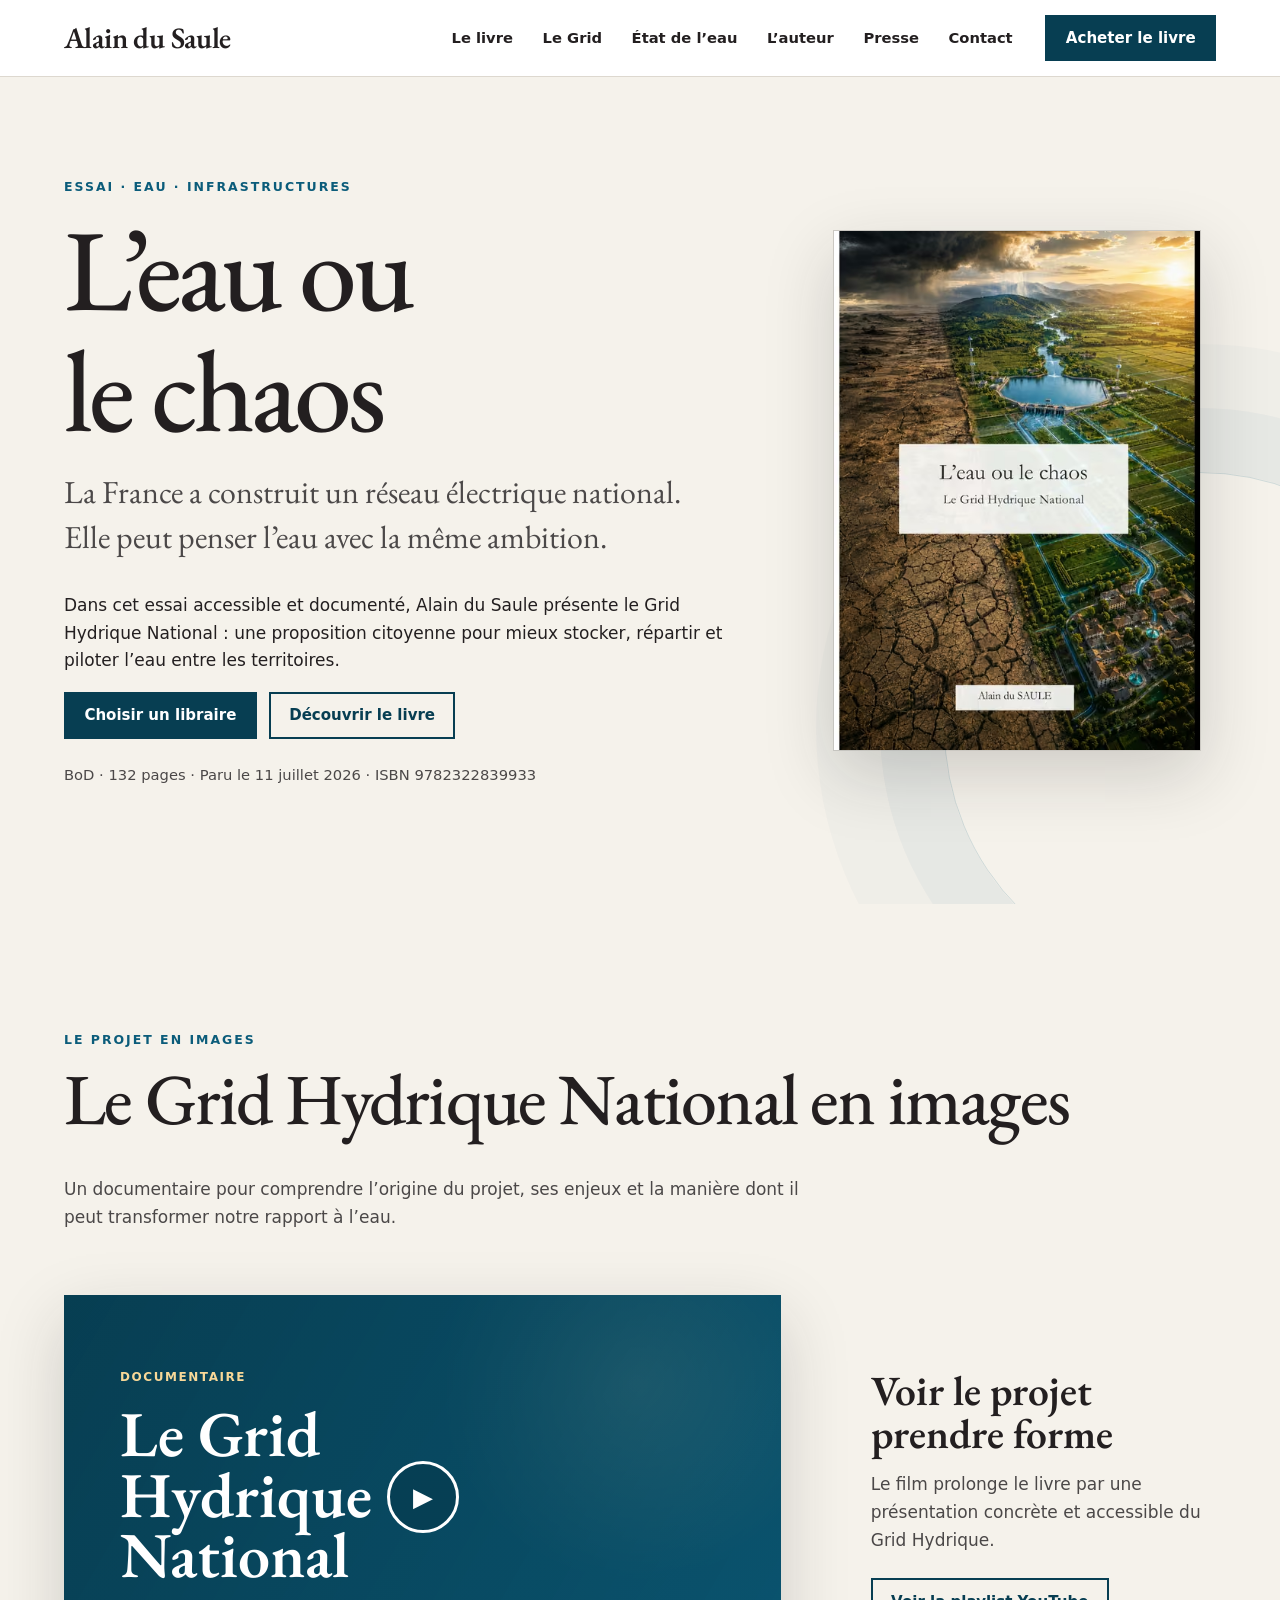
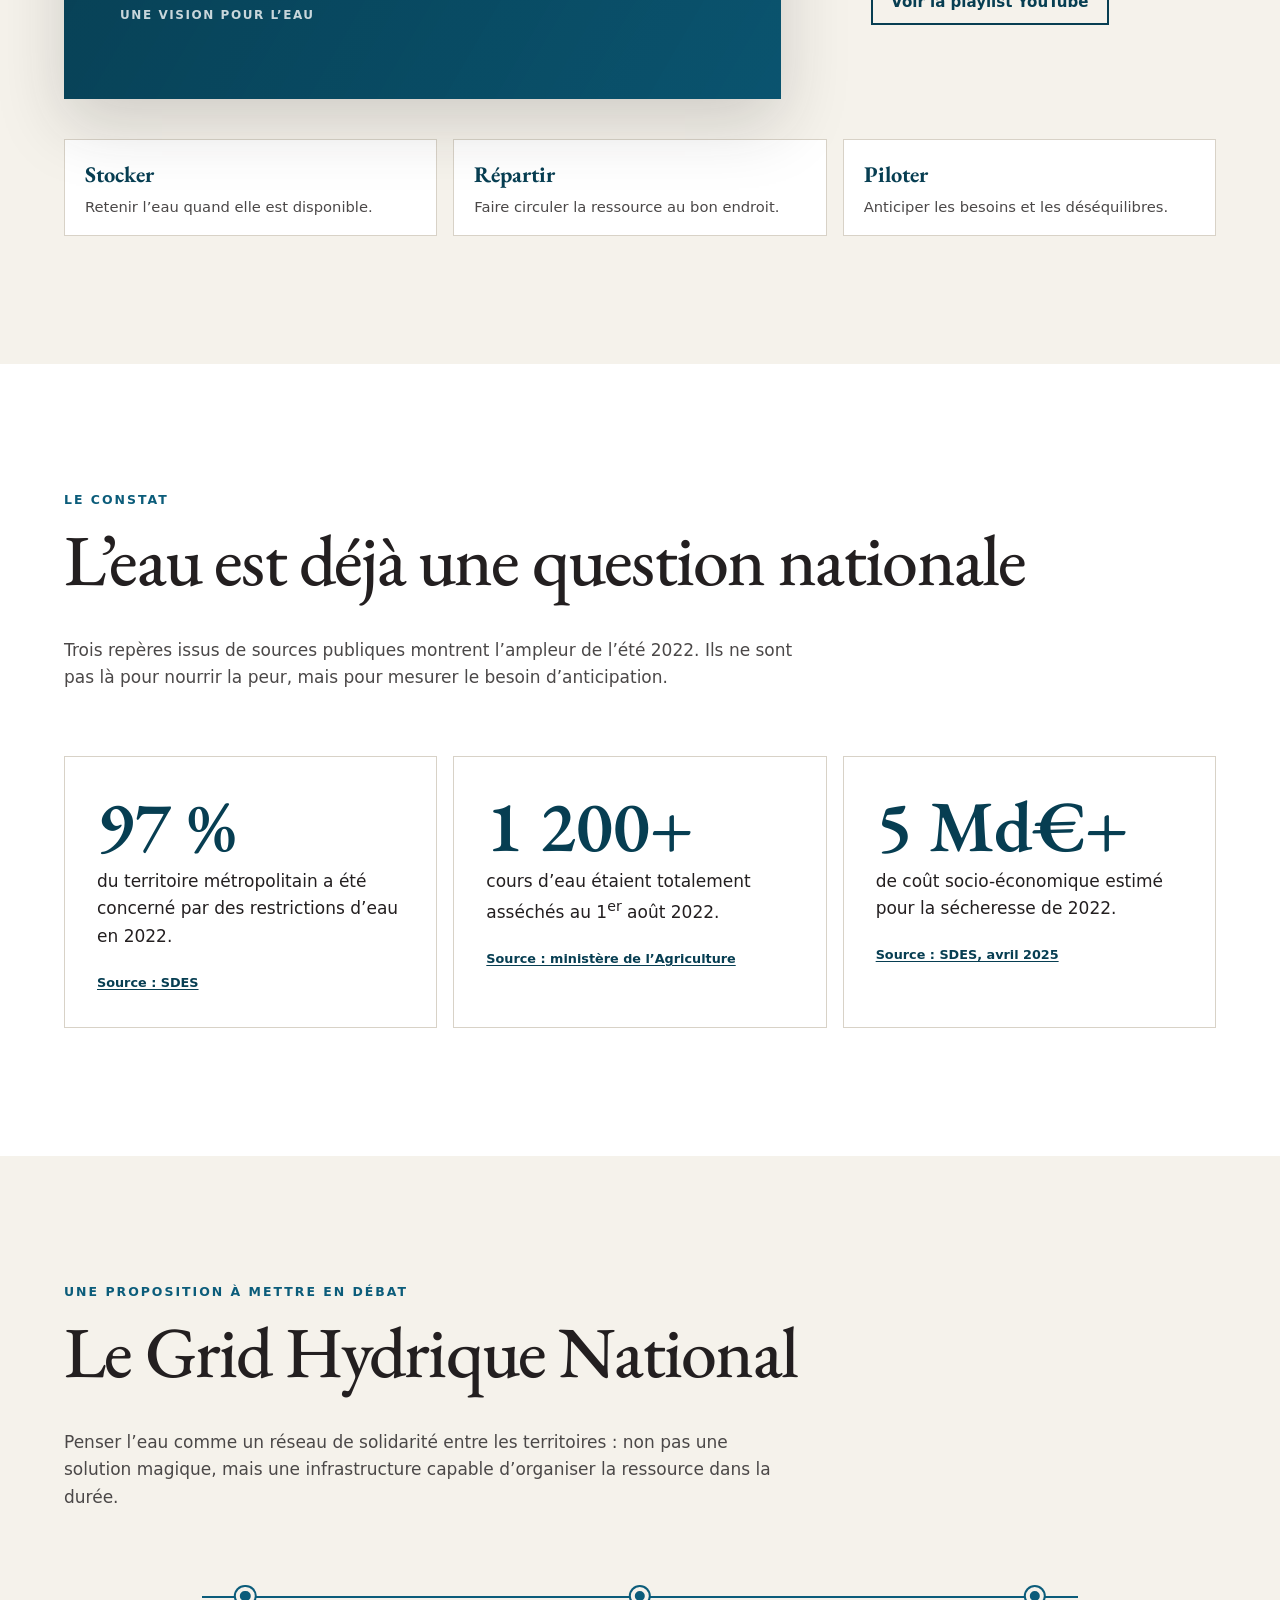
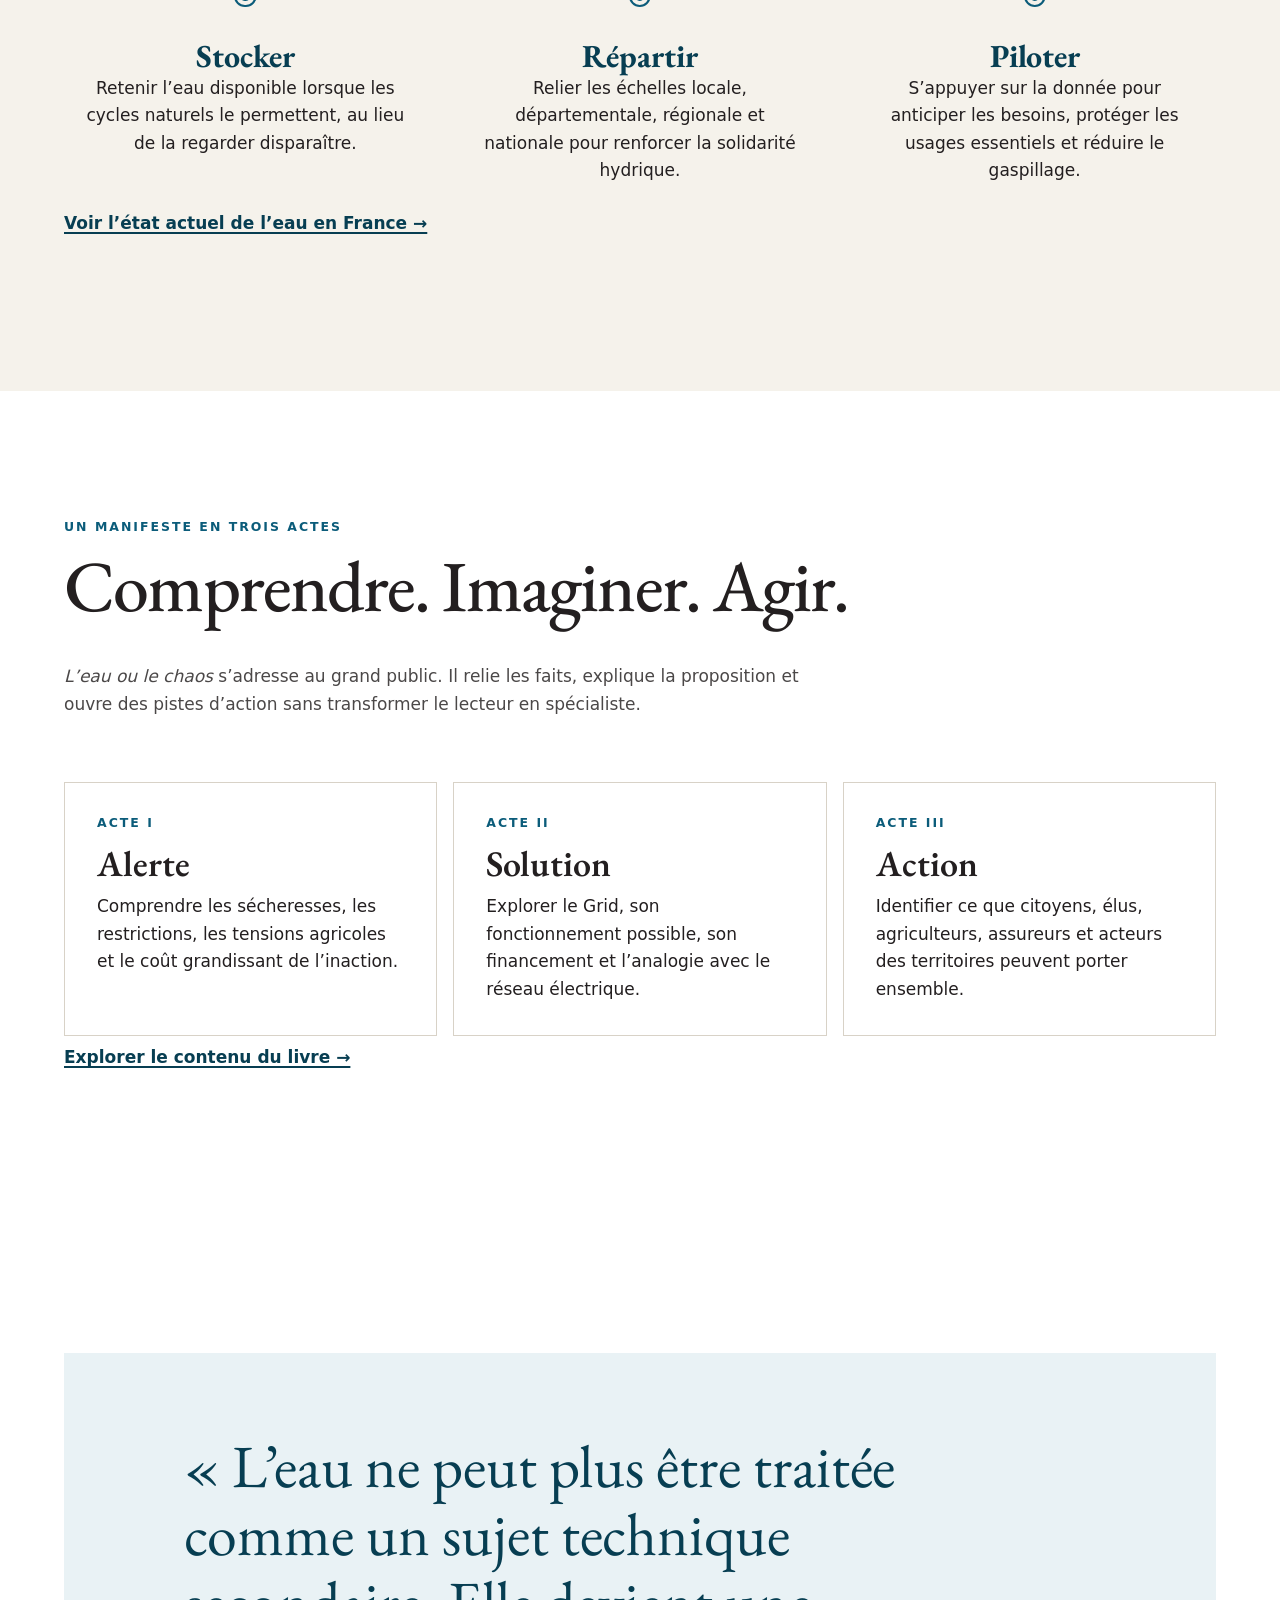
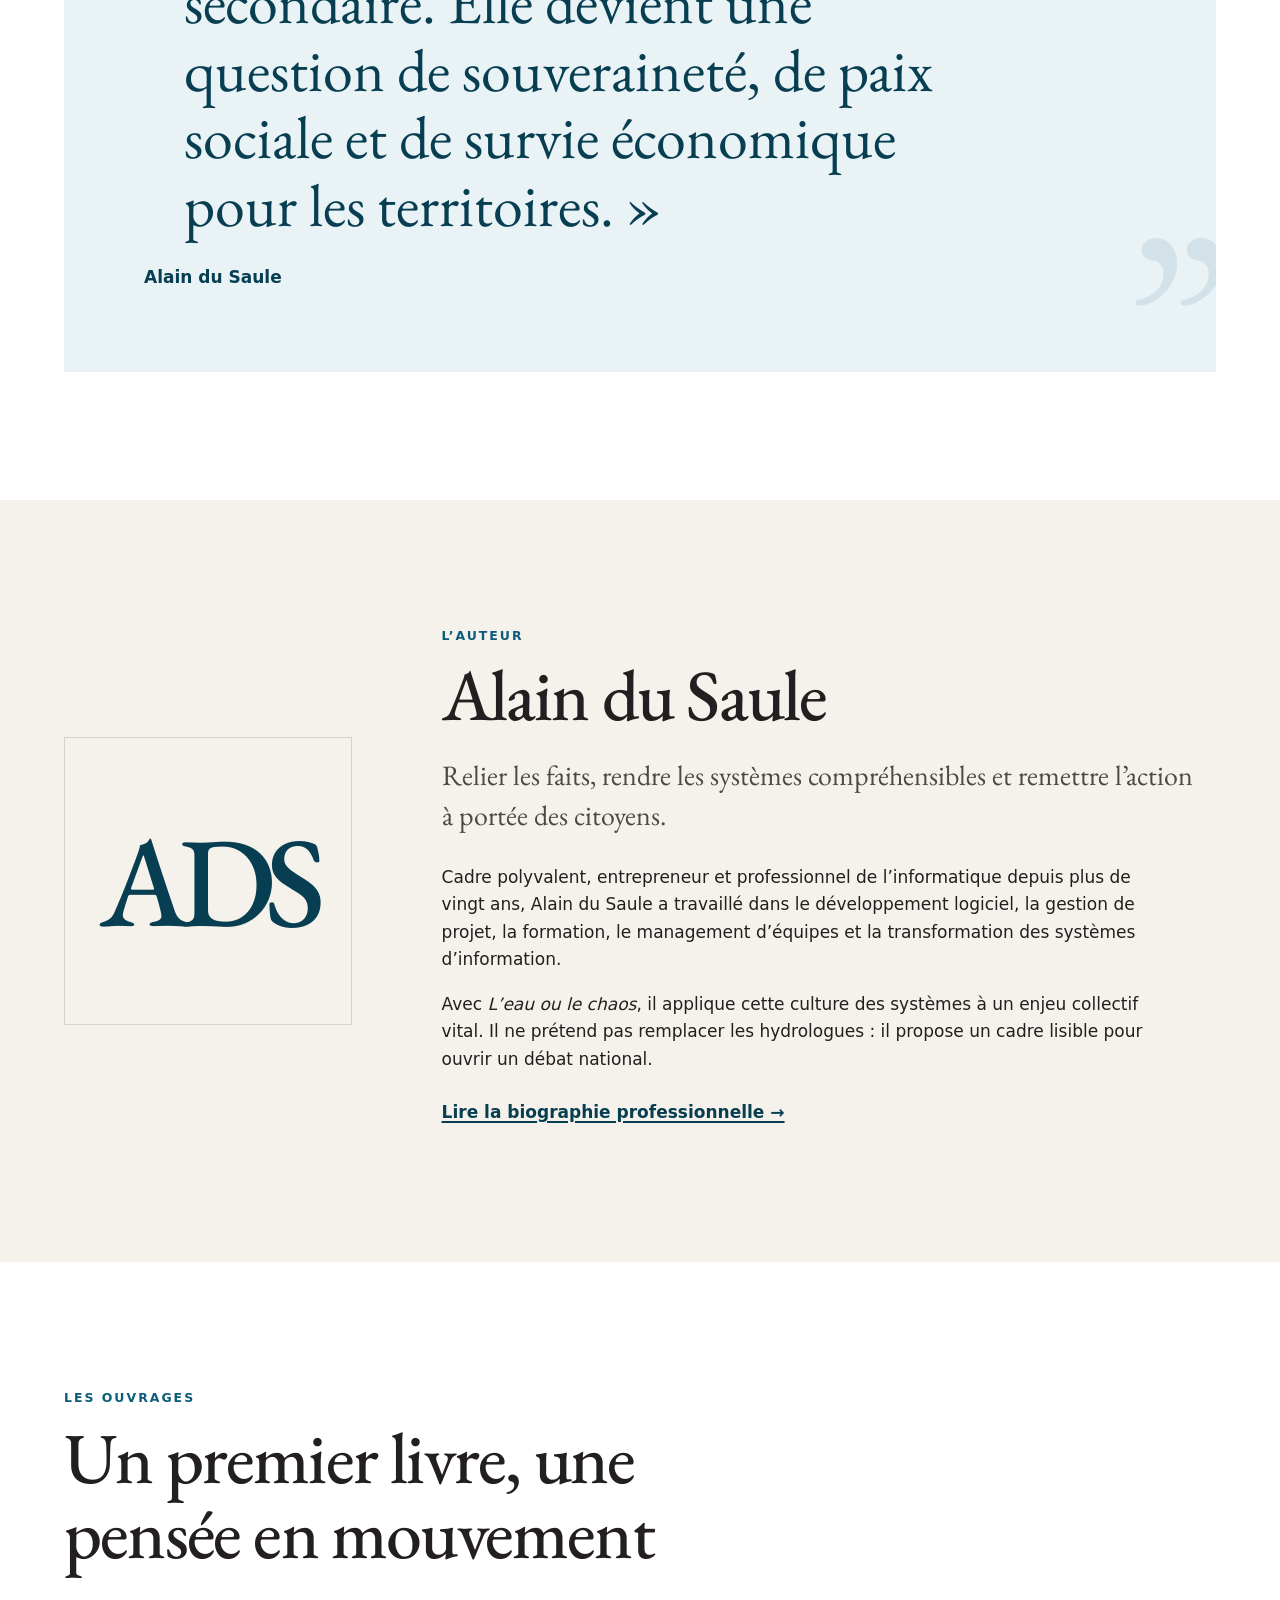
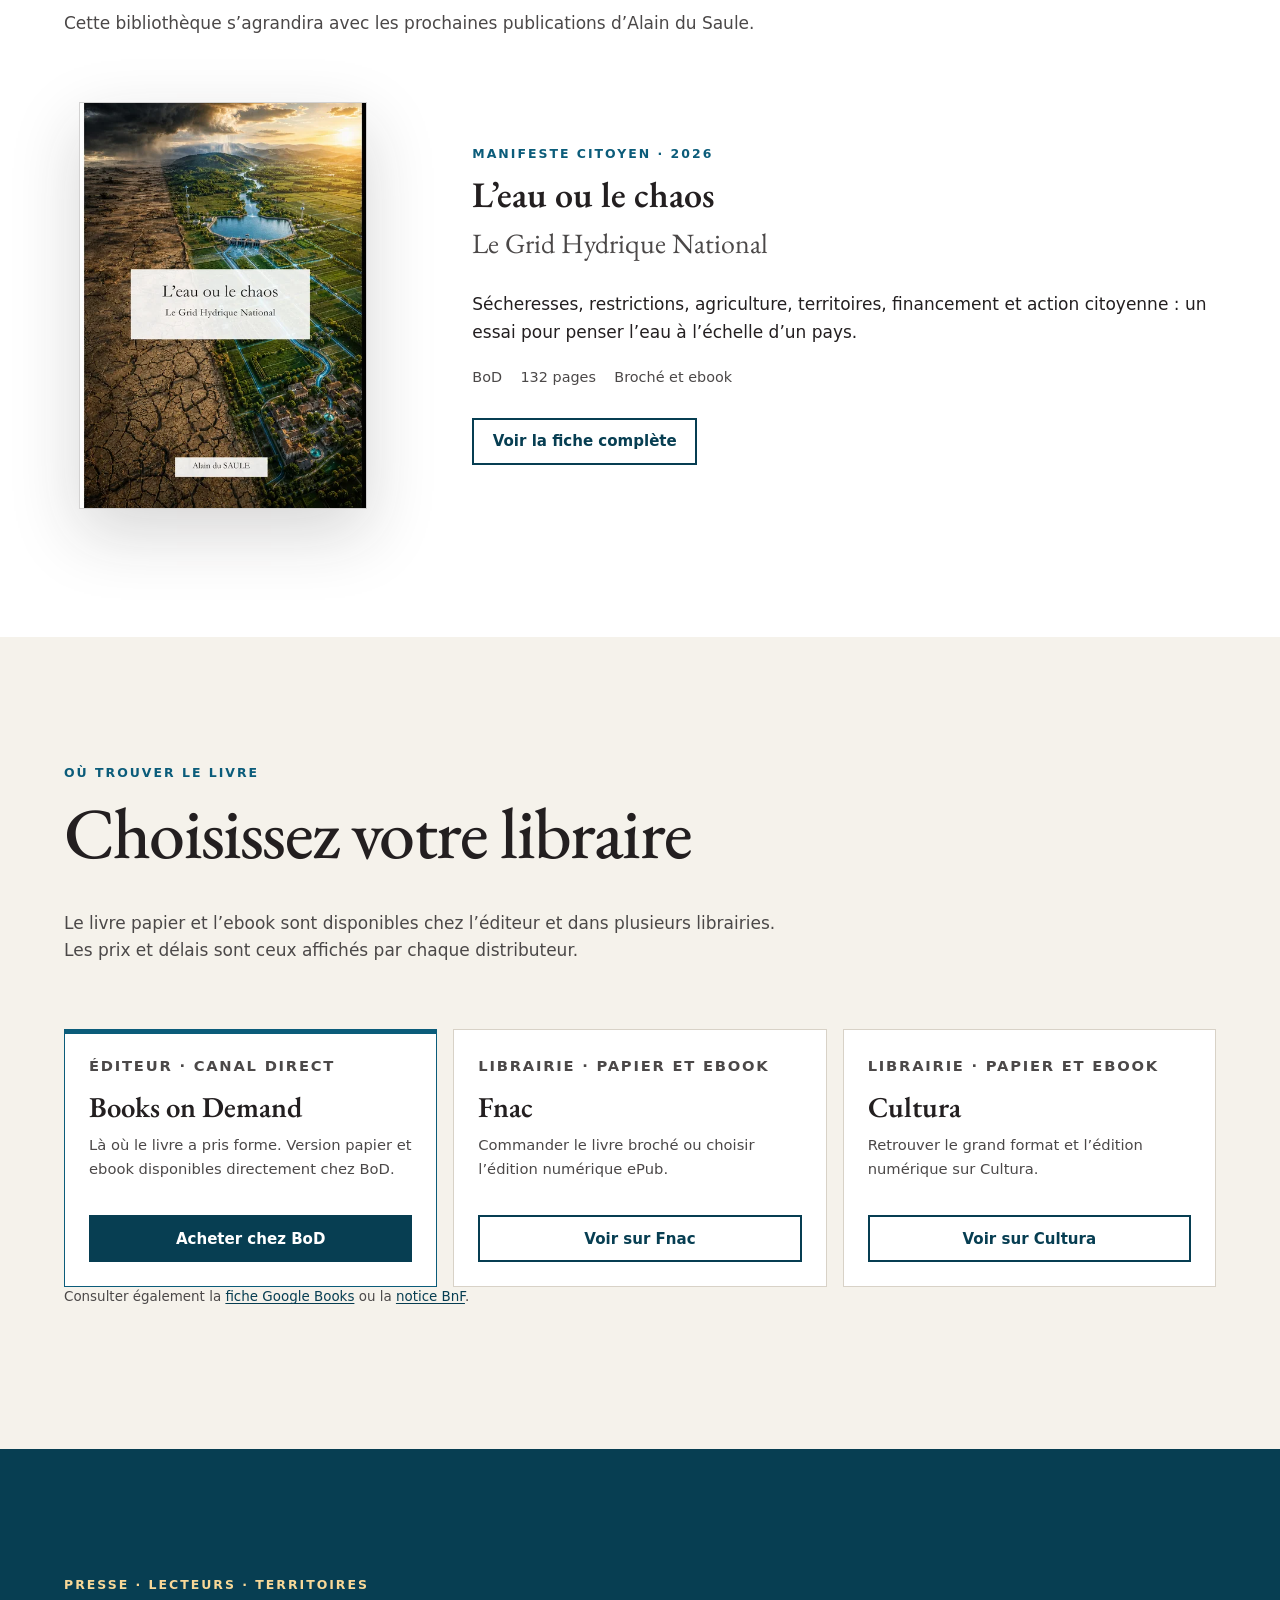
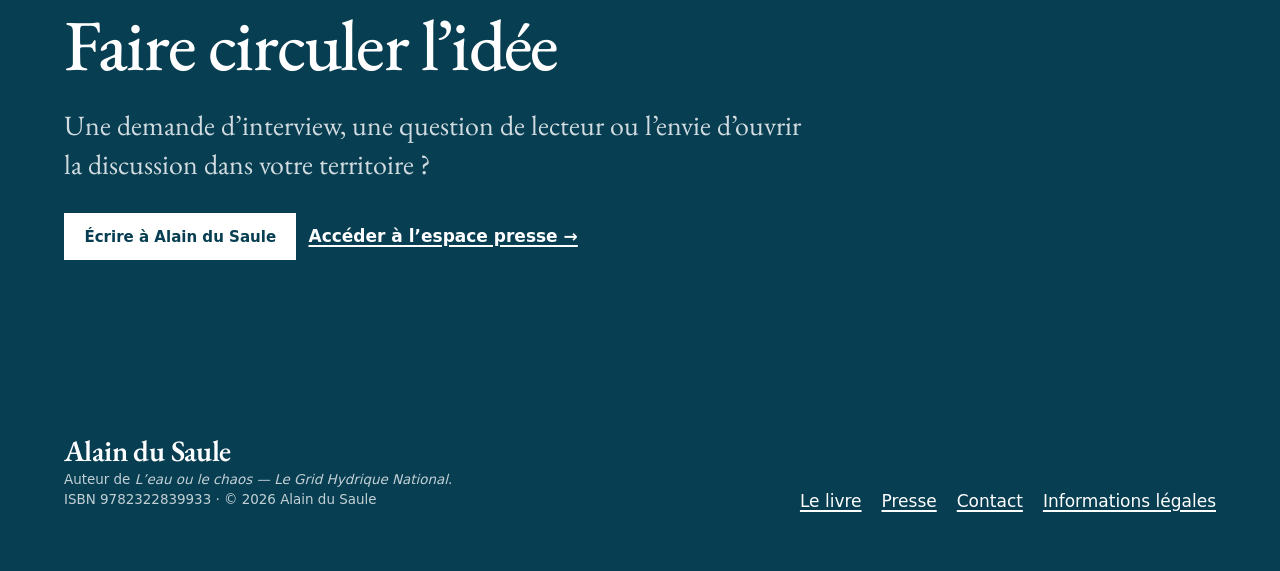
<file: index.html>
<!DOCTYPE html>
<html lang="fr-FR">
  <head>
    <meta charset="utf-8">
    <meta name="viewport" content="width=device-width, initial-scale=1">
    <title>Alain du Saule — Auteur de L’eau ou le chaos</title>
    <meta name="description" content="Découvrez Alain du Saule et son livre L’eau ou le chaos, un manifeste citoyen qui propose de penser l’eau comme une infrastructure nationale.">
    <link rel="canonical" href="https://alaindusaule.fr/">
    <meta name="theme-color">
    <meta property="og:type" content="website">
    <meta property="og:locale" content="fr_FR">
    <meta property="og:site_name" content="Alain du Saule">
    <meta property="og:title" content="Alain du Saule — Auteur de L’eau ou le chaos">
    <meta property="og:description" content="Et si la France pensait l’eau comme elle a pensé l’électricité ? Découvrez un manifeste citoyen sur le Grid Hydrique National.">
    <meta property="og:url" content="https://alaindusaule.fr/">
    <meta property="og:image" content="https://alaindusaule.fr/assets/images/meta/og-leau-ou-le-chaos.jpg">
    <meta property="og:image:width" content="1200">
    <meta property="og:image:height" content="630">
    <meta property="og:image:alt" content="L’eau ou le chaos, livre d’Alain du Saule">
    <meta name="twitter:card" content="summary_large_image">
    <link rel="icon" href="assets/icons/favicon.svg" type="image/svg+xml">
    <link rel="preload" href="assets/fonts/eb-garamond-variable.woff2" as="font" type="font/woff2" crossorigin>
    <link rel="stylesheet" href="assets/css/site.css?v=20261022-documentary">
    <script type="module" src="assets/js/theme-color.mjs"></script>
    <script type="application/ld+json">
      {
        "@context": "https://schema.org",
        "@graph": [
          {
            "@type": "WebSite",
            "@id": "https://alaindusaule.fr/#website",
            "url": "https://alaindusaule.fr/",
            "name": "Alain du Saule",
            "inLanguage": "fr-FR",
            "description": "Site officiel de l’auteur Alain du Saule."
          },
          {
            "@type": "Person",
            "@id": "https://alaindusaule.fr/#author",
            "name": "Alain du Saule",
            "url": "https://alaindusaule.fr/",
            "description": "Auteur de L’eau ou le chaos, un manifeste citoyen consacré à la résilience hydrique de la France.",
            "knowsAbout": [
              "Résilience hydrique",
              "Infrastructures",
              "Systèmes d’information",
              "Action citoyenne"
            ]
          }
        ]
      }
    </script>
  </head>
  <body>
    <a class="skip-link" href="#contenu">Aller au contenu</a>

    <header class="site-header">
      <div class="container site-header__inner">
        <a class="wordmark" href="index.html" aria-label="Alain du Saule — Accueil">Alain du Saule</a>
        <nav class="site-nav" aria-label="Navigation principale">
          <ul class="nav-list">
            <li><a href="#livre">Le livre</a></li>
            <li><a href="#grid">Le Grid</a></li>
            <li><a href="grid-hydrique/">État de l’eau</a></li>
            <li><a href="#auteur">L’auteur</a></li>
            <li><a href="presse.html">Presse</a></li>
            <li><a href="#contact" data-contact-button>Contact</a></li>
          </ul>
        </nav>
        <a class="button header-cta" href="#acheter">Acheter le livre</a>
      </div>
    </header>

    <main id="contenu">
      <section class="hero" aria-labelledby="hero-title">
        <div class="container hero__grid">
          <div class="hero__copy">
            <p class="eyebrow">Essai · Eau · Infrastructures</p>
            <h1 id="hero-title">L’eau ou le chaos</h1>
            <p class="hero__promise">La France a construit un réseau électrique national. Elle peut penser l’eau avec la même ambition.</p>
            <p class="measure">Dans cet essai accessible et documenté, Alain du Saule présente le Grid Hydrique National&nbsp;: une proposition citoyenne pour mieux stocker, répartir et piloter l’eau entre les territoires.</p>
            <div class="button-row">
              <a class="button" href="#acheter">Choisir un libraire</a>
              <a class="button button--secondary" href="livres/leau-ou-le-chaos.html">Découvrir le livre</a>
            </div>
            <p class="hero__meta">BoD · 132 pages · Paru le 11 juillet 2026 · ISBN 9782322839933</p>
          </div>
          <div class="hero__visual">
            <a class="book-cover-link" href="livres/leau-ou-le-chaos.html" aria-label="Découvrir L’eau ou le chaos">
              <picture>
                <source type="image/avif" srcset="assets/images/cover/leau-ou-le-chaos-480.avif 480w, assets/images/cover/leau-ou-le-chaos-640.avif 640w, assets/images/cover/leau-ou-le-chaos-800.avif 800w" sizes="(min-width: 768px) 23rem, 76vw">
                <source type="image/webp" srcset="assets/images/cover/leau-ou-le-chaos-480.webp 480w, assets/images/cover/leau-ou-le-chaos-640.webp 640w, assets/images/cover/leau-ou-le-chaos-800.webp 800w" sizes="(min-width: 768px) 23rem, 76vw">
                <img class="book-cover" src="assets/images/cover/leau-ou-le-chaos.jpg" width="800" height="1135" fetchpriority="high" alt="Couverture du livre L’eau ou le chaos d’Alain du Saule">
              </picture>
            </a>
          </div>
        </div>
      </section>

      <section id="documentaire" class="section section--warm documentary" aria-labelledby="documentary-title">
        <div class="container">
          <div class="section-heading">
            <div>
              <p class="eyebrow">Le projet en images</p>
              <h2 id="documentary-title">Le Grid Hydrique National en images</h2>
            </div>
            <p>Un documentaire pour comprendre l’origine du projet, ses enjeux et la manière dont il peut transformer notre rapport à l’eau.</p>
          </div>
          <div class="documentary__feature">
            <div class="documentary__media">
              <div class="documentary__player" data-documentary-video data-video-id="TOtUbkWPqfA">
                <div class="documentary__poster" role="img" aria-label="Aperçu du documentaire sur le Grid Hydrique National">
                  <span class="documentary__poster-label">Documentaire</span>
                  <strong>Le Grid<br>Hydrique National</strong>
                  <span class="documentary__poster-meta">Une vision pour l’eau</span>
                </div>
                <button class="documentary__play" type="button" aria-label="Regarder le documentaire sur le Grid Hydrique National">
                  <span aria-hidden="true">▶</span>
                </button>
              </div>
            </div>
            <div class="documentary__copy">
              <h3>Voir le projet prendre forme</h3>
              <p>Le film prolonge le livre par une présentation concrète et accessible du Grid Hydrique.</p>
              <a class="button button--secondary" href="https://www.youtube.com/watch?v=TOtUbkWPqfA&amp;list=PLFfG_xF6EBUg" rel="noopener">Voir la playlist YouTube</a>
            </div>
          </div>
          <ol class="documentary__axes" aria-label="Les trois axes du Grid Hydrique">
            <li><strong>Stocker</strong><span>Retenir l’eau quand elle est disponible.</span></li>
            <li><strong>Répartir</strong><span>Faire circuler la ressource au bon endroit.</span></li>
            <li><strong>Piloter</strong><span>Anticiper les besoins et les déséquilibres.</span></li>
          </ol>
        </div>
      </section>

      <section class="section" aria-labelledby="constat-title">
        <div class="container">
          <div class="section-heading">
            <div>
              <p class="eyebrow">Le constat</p>
              <h2 id="constat-title">L’eau est déjà une question nationale</h2>
            </div>
            <p>Trois repères issus de sources publiques montrent l’ampleur de l’été 2022. Ils ne sont pas là pour nourrir la peur, mais pour mesurer le besoin d’anticipation.</p>
          </div>
          <div class="fact-grid">
            <article class="fact-card">
              <span class="fact-card__value">97&nbsp;%</span>
              <p>du territoire métropolitain a été concerné par des restrictions d’eau en 2022.</p>
              <a class="source-link" href="https://www.statistiques.developpement-durable.gouv.fr/restrictions-deau-lors-des-periodes-de-secheresse-en-france-metropolitaine-en-2023" rel="noopener">Source&nbsp;: SDES</a>
            </article>
            <article class="fact-card">
              <span class="fact-card__value">1&nbsp;200+</span>
              <p>cours d’eau étaient totalement asséchés au 1<sup>er</sup> août 2022.</p>
              <a class="source-link" href="https://agriculture.gouv.fr/retour-dexperience-sur-la-gestion-de-leau-lors-de-la-secheresse-2022" rel="noopener">Source&nbsp;: ministère de l’Agriculture</a>
            </article>
            <article class="fact-card">
              <span class="fact-card__value">5&nbsp;Md€+</span>
              <p>de coût socio-économique estimé pour la sécheresse de 2022.</p>
              <a class="source-link" href="https://www.ecologie.gouv.fr/sites/default/files/publications/thema_essentiel_37_secheresse_2022_avril2025.pdf" rel="noopener">Source&nbsp;: SDES, avril 2025</a>
            </article>
          </div>
        </div>
      </section>

      <section id="grid" class="section section--warm" aria-labelledby="grid-title">
        <div class="container">
          <div class="section-heading">
            <div>
              <p class="eyebrow">Une proposition à mettre en débat</p>
              <h2 id="grid-title">Le Grid Hydrique National</h2>
            </div>
            <p>Penser l’eau comme un réseau de solidarité entre les territoires&nbsp;: non pas une solution magique, mais une infrastructure capable d’organiser la ressource dans la durée.</p>
          </div>
          <ol class="network-rail">
            <li class="network-rail__item">
              <span class="network-rail__node" aria-hidden="true"></span>
              <strong>Stocker</strong>
              <p>Retenir l’eau disponible lorsque les cycles naturels le permettent, au lieu de la regarder disparaître.</p>
            </li>
            <li class="network-rail__item">
              <span class="network-rail__node" aria-hidden="true"></span>
              <strong>Répartir</strong>
              <p>Relier les échelles locale, départementale, régionale et nationale pour renforcer la solidarité hydrique.</p>
            </li>
            <li class="network-rail__item">
              <span class="network-rail__node" aria-hidden="true"></span>
              <strong>Piloter</strong>
              <p>S’appuyer sur la donnée pour anticiper les besoins, protéger les usages essentiels et réduire le gaspillage.</p>
            </li>
          </ol>
          <p><a class="text-link" href="grid-hydrique/">Voir l’état actuel de l’eau en France →</a></p>
        </div>
      </section>

      <section id="livre" class="section" aria-labelledby="livre-title">
        <div class="container">
          <div class="section-heading">
            <div>
              <p class="eyebrow">Un manifeste en trois actes</p>
              <h2 id="livre-title">Comprendre. Imaginer. Agir.</h2>
            </div>
            <p><cite>L’eau ou le chaos</cite> s’adresse au grand public. Il relie les faits, explique la proposition et ouvre des pistes d’action sans transformer le lecteur en spécialiste.</p>
          </div>
          <div class="content-grid">
            <article class="content-card">
              <p class="eyebrow">Acte I</p>
              <h3>Alerte</h3>
              <p>Comprendre les sécheresses, les restrictions, les tensions agricoles et le coût grandissant de l’inaction.</p>
            </article>
            <article class="content-card">
              <p class="eyebrow">Acte II</p>
              <h3>Solution</h3>
              <p>Explorer le Grid, son fonctionnement possible, son financement et l’analogie avec le réseau électrique.</p>
            </article>
            <article class="content-card">
              <p class="eyebrow">Acte III</p>
              <h3>Action</h3>
              <p>Identifier ce que citoyens, élus, agriculteurs, assureurs et acteurs des territoires peuvent porter ensemble.</p>
            </article>
          </div>
          <p><a class="text-link" href="livres/leau-ou-le-chaos.html">Explorer le contenu du livre →</a></p>
        </div>
      </section>

      <section class="section" aria-label="Citation de l’auteur">
        <div class="container">
          <div class="quote-panel">
            <blockquote>«&nbsp;L’eau ne peut plus être traitée comme un sujet technique secondaire. Elle devient une question de souveraineté, de paix sociale et de survie économique pour les territoires.&nbsp;»</blockquote>
            <cite>Alain du Saule</cite>
          </div>
        </div>
      </section>

      <section id="auteur" class="section section--warm" aria-labelledby="auteur-title">
        <div class="container author-block">
          <div class="author-signature" aria-hidden="true">ADS</div>
          <div>
            <p class="eyebrow">L’auteur</p>
            <h2 id="auteur-title">Alain du Saule</h2>
            <p class="lead">Relier les faits, rendre les systèmes compréhensibles et remettre l’action à portée des citoyens.</p>
            <p>Cadre polyvalent, entrepreneur et professionnel de l’informatique depuis plus de vingt ans, Alain du Saule a travaillé dans le développement logiciel, la gestion de projet, la formation, le management d’équipes et la transformation des systèmes d’information.</p>
            <p>Avec <cite>L’eau ou le chaos</cite>, il applique cette culture des systèmes à un enjeu collectif vital. Il ne prétend pas remplacer les hydrologues&nbsp;: il propose un cadre lisible pour ouvrir un débat national.</p>
            <a class="text-link" href="presse.html#biographie">Lire la biographie professionnelle →</a>
          </div>
        </div>
      </section>

      <section class="section" aria-labelledby="ouvrages-title">
        <div class="container">
          <div class="section-heading">
            <div>
              <p class="eyebrow">Les ouvrages</p>
              <h2 id="ouvrages-title">Un premier livre, une pensée en mouvement</h2>
            </div>
            <p>Cette bibliothèque s’agrandira avec les prochaines publications d’Alain du Saule.</p>
          </div>
          <article class="book-feature">
            <div class="book-feature__visual">
              <img class="book-cover" src="assets/images/cover/leau-ou-le-chaos-480.webp" width="480" height="681" loading="lazy" decoding="async" alt="L’eau ou le chaos — Le Grid Hydrique National">
            </div>
            <div>
              <p class="eyebrow">Manifeste citoyen · 2026</p>
              <h3>L’eau ou le chaos</h3>
              <p class="lead">Le Grid Hydrique National</p>
              <p>Sécheresses, restrictions, agriculture, territoires, financement et action citoyenne&nbsp;: un essai pour penser l’eau à l’échelle d’un pays.</p>
              <ul class="book-meta">
                <li>BoD</li>
                <li>132 pages</li>
                <li>Broché et ebook</li>
              </ul>
              <a class="button button--secondary" href="livres/leau-ou-le-chaos.html">Voir la fiche complète</a>
            </div>
          </article>
        </div>
      </section>

      <section id="acheter" class="section section--warm" aria-labelledby="acheter-title">
        <div class="container">
          <div class="section-heading">
            <div>
              <p class="eyebrow">Où trouver le livre</p>
              <h2 id="acheter-title">Choisissez votre libraire</h2>
            </div>
            <p>Le livre papier et l’ebook sont disponibles chez l’éditeur et dans plusieurs librairies. Les prix et délais sont ceux affichés par chaque distributeur.</p>
          </div>
          <div class="retailer-grid">
            <article class="retailer-card retailer-card--featured">
              <div>
                <p class="retailer-card__label">Éditeur · canal direct</p>
                <h3>Books on Demand</h3>
                <p>Là où le livre a pris forme. Version papier et ebook disponibles directement chez BoD.</p>
              </div>
              <a class="button" href="https://librairie.bod.fr/leau-ou-le-chaos-alain-du-saule-9782322839933" rel="noopener">Acheter chez BoD</a>
            </article>
            <article class="retailer-card">
              <div>
                <p class="retailer-card__label">Librairie · papier et ebook</p>
                <h3>Fnac</h3>
                <p>Commander le livre broché ou choisir l’édition numérique ePub.</p>
              </div>
              <a class="button button--secondary" href="https://www.fnac.com/a23394930/Alain-du-Saule-L-eau-ou-le-chaos" rel="noopener">Voir sur Fnac</a>
            </article>
            <article class="retailer-card">
              <div>
                <p class="retailer-card__label">Librairie · papier et ebook</p>
                <h3>Cultura</h3>
                <p>Retrouver le grand format et l’édition numérique sur Cultura.</p>
              </div>
              <a class="button button--secondary" href="https://www.cultura.com/p-eau-ou-chaos-9782322839933.html" rel="noopener">Voir sur Cultura</a>
            </article>
          </div>
          <p class="fine-print">Consulter également la <a href="https://books.google.com/books/about/L_eau_ou_le_chaos.html?id=LuH3EQAAQBAJ" rel="noopener">fiche Google Books</a> ou la <a href="https://nouveautes-editeurs.bnf.fr/accueil?id_declaration=10000001374032&amp;titre_livre=L%27eau_ou_le_chaos" rel="noopener">notice BnF</a>.</p>
        </div>
      </section>

      <section id="contact" class="section section--water" aria-labelledby="contact-title">
        <div class="container">
          <p class="eyebrow eyebrow--sun">Presse · Lecteurs · Territoires</p>
          <h2 id="contact-title">Faire circuler l’idée</h2>
          <p class="lead lead--light">Une demande d’interview, une question de lecteur ou l’envie d’ouvrir la discussion dans votre territoire&nbsp;?</p>
          <div class="button-row">
            <button class="button button--light" type="button" data-contact-button>Écrire à Alain du Saule</button>
            <a class="text-link" href="presse.html">Accéder à l’espace presse →</a>
          </div>
        </div>
      </section>
    </main>

    <footer class="site-footer">
      <div class="container site-footer__grid">
        <div>
          <a class="wordmark" href="index.html">Alain du Saule</a>
          <p class="fine-print">Auteur de <cite>L’eau ou le chaos — Le Grid Hydrique National</cite>.<br>ISBN 9782322839933 · © 2026 Alain du Saule</p>
        </div>
        <ul class="footer-links">
          <li><a href="livres/leau-ou-le-chaos.html">Le livre</a></li>
          <li><a href="presse.html">Presse</a></li>
          <li><a href="#contact" data-contact-button>Contact</a></li>
          <li><a href="mentions-legales.html">Informations légales</a></li>
        </ul>
      </div>
    </footer>
    <script type="module" src="assets/js/documentary-video.js?v=20261022-documentary"></script>
    <script src="assets/js/contact.js" defer></script>
  </body>
</html>
</file>
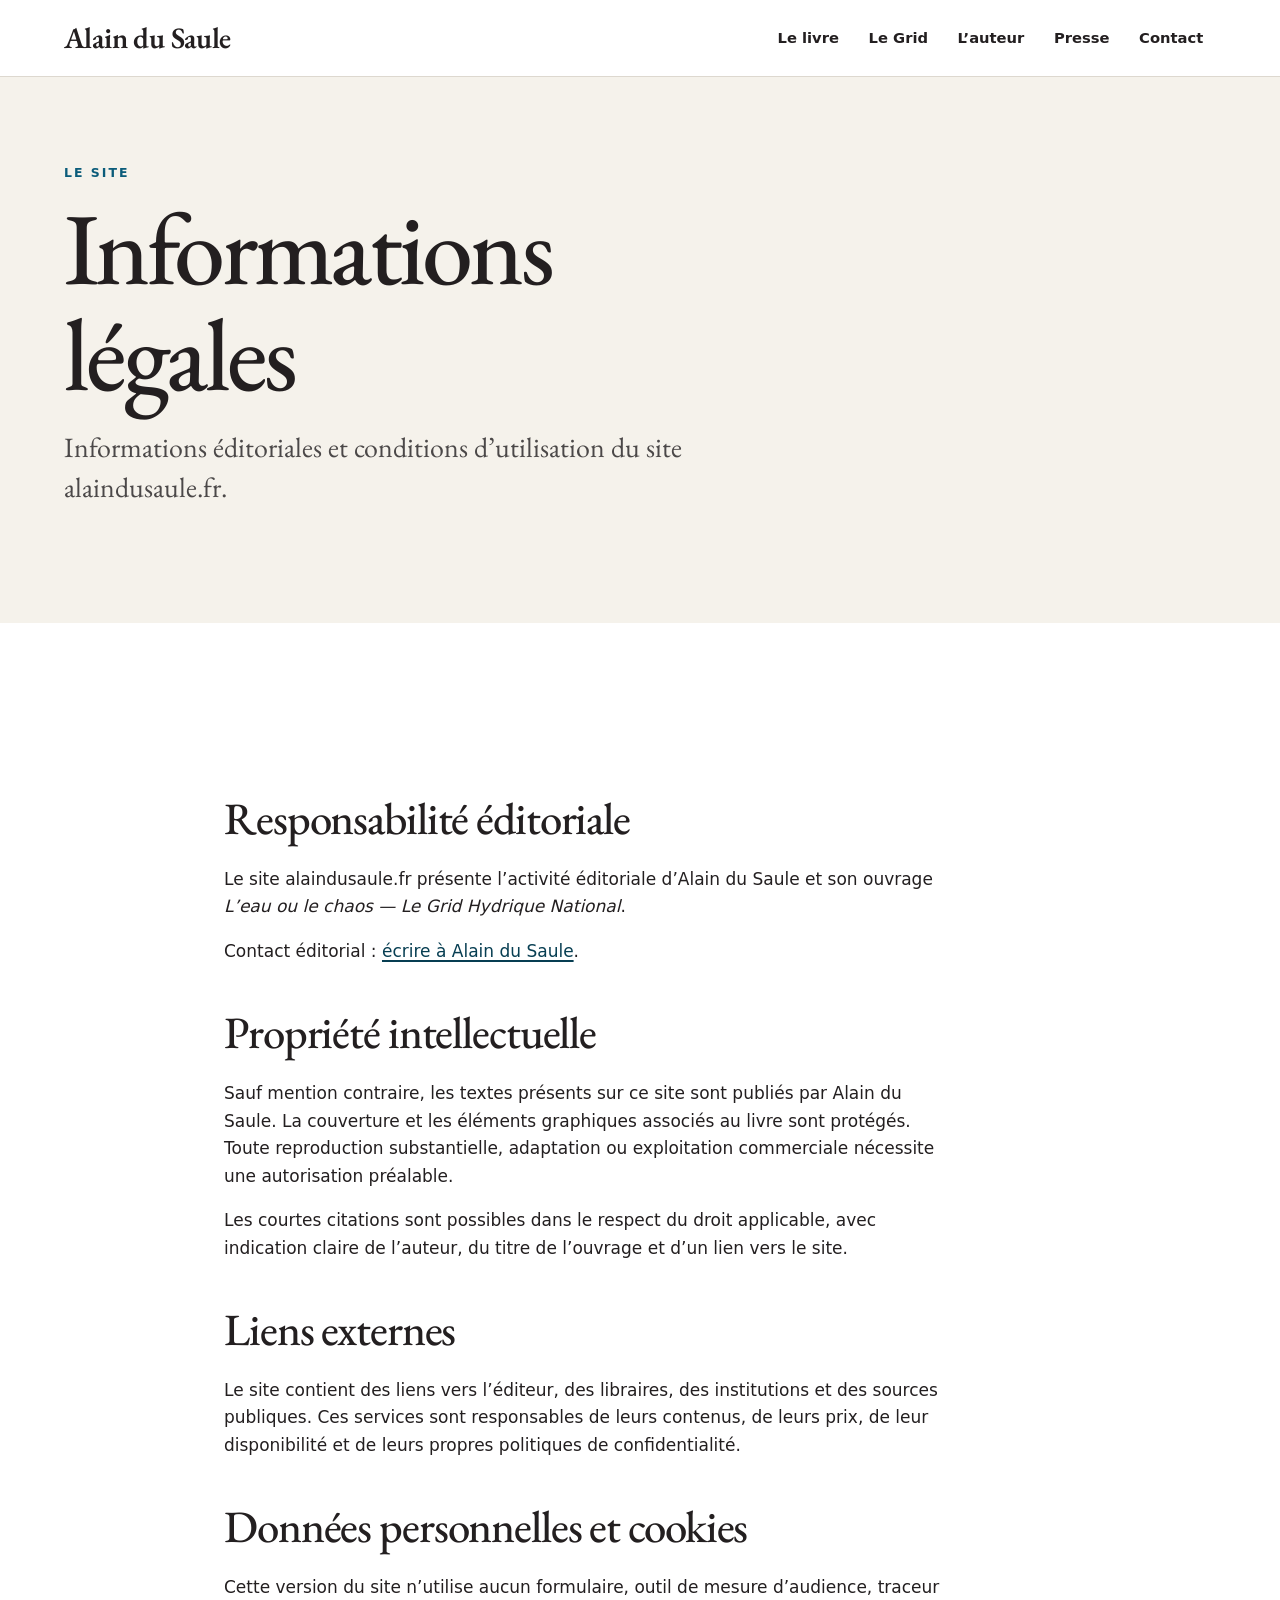
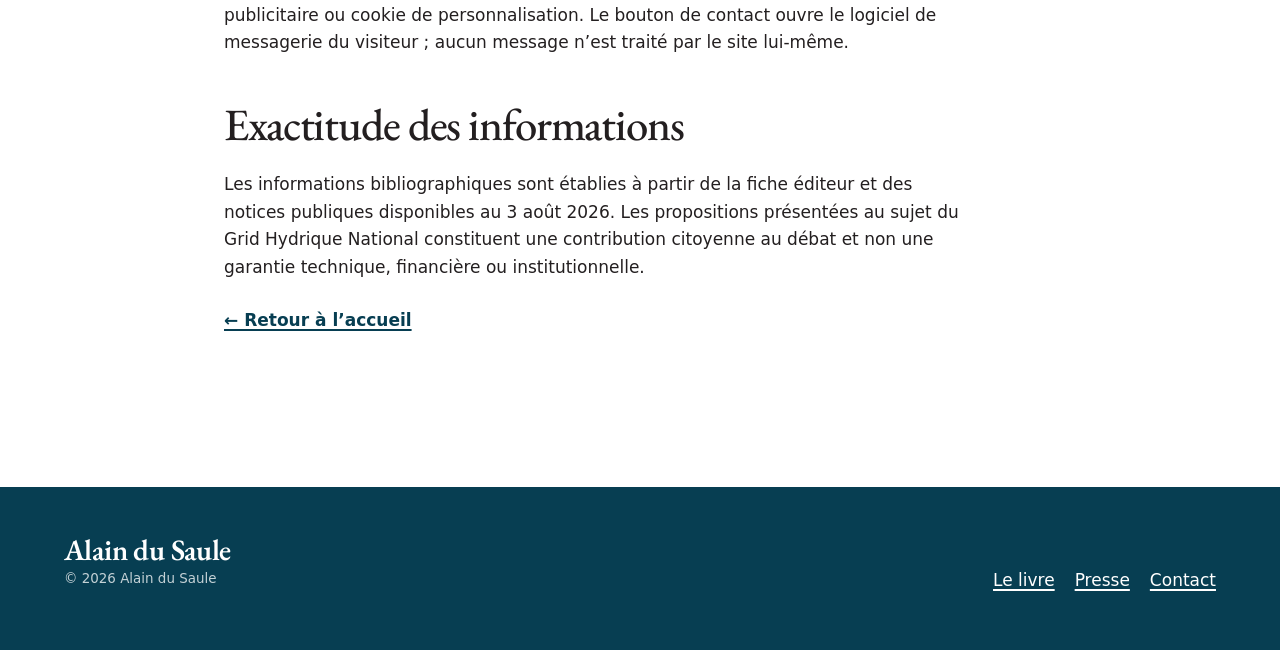
<file: mentions-legales.html>
<!DOCTYPE html>
<html lang="fr-FR">
  <head>
    <meta charset="utf-8">
    <meta name="viewport" content="width=device-width, initial-scale=1">
    <title>Informations légales — Alain du Saule</title>
    <meta name="description" content="Informations éditoriales, propriété intellectuelle et politique de confidentialité du site officiel d’Alain du Saule.">
    <link rel="canonical" href="https://alaindusaule.fr/mentions-legales.html">
    <meta name="theme-color">
    <meta name="robots" content="index, follow">
    <link rel="icon" href="assets/icons/favicon.svg" type="image/svg+xml">
    <link rel="preload" href="assets/fonts/eb-garamond-variable.woff2" as="font" type="font/woff2" crossorigin>
    <link rel="stylesheet" href="assets/css/site.css?v=20261022-documentary">
    <script type="module" src="assets/js/theme-color.mjs"></script>
  </head>
  <body>
    <a class="skip-link" href="#contenu">Aller au contenu</a>

    <header class="site-header">
      <div class="container site-header__inner">
        <a class="wordmark" href="index.html" aria-label="Alain du Saule — Accueil">Alain du Saule</a>
        <nav class="site-nav" aria-label="Navigation principale">
          <ul class="nav-list">
            <li><a href="livres/leau-ou-le-chaos.html">Le livre</a></li>
            <li><a href="index.html#grid">Le Grid</a></li>
            <li><a href="index.html#auteur">L’auteur</a></li>
            <li><a href="presse.html">Presse</a></li>
            <li><a href="index.html#contact" data-contact-button>Contact</a></li>
          </ul>
        </nav>
      </div>
    </header>

    <main id="contenu">
      <section class="page-hero" aria-labelledby="legal-title">
        <div class="container">
          <p class="eyebrow">Le site</p>
          <h1 id="legal-title">Informations légales</h1>
          <p class="lead">Informations éditoriales et conditions d’utilisation du site alaindusaule.fr.</p>
        </div>
      </section>

      <section class="section">
        <div class="container legal-content">
          <h2>Responsabilité éditoriale</h2>
          <p>Le site alaindusaule.fr présente l’activité éditoriale d’Alain du Saule et son ouvrage <cite>L’eau ou le chaos — Le Grid Hydrique National</cite>.</p>
          <p>Contact éditorial&nbsp;: <a href="index.html#contact" data-contact-button>écrire à Alain du Saule</a>.</p>

          <h2>Propriété intellectuelle</h2>
          <p>Sauf mention contraire, les textes présents sur ce site sont publiés par Alain du Saule. La couverture et les éléments graphiques associés au livre sont protégés. Toute reproduction substantielle, adaptation ou exploitation commerciale nécessite une autorisation préalable.</p>
          <p>Les courtes citations sont possibles dans le respect du droit applicable, avec indication claire de l’auteur, du titre de l’ouvrage et d’un lien vers le site.</p>

          <h2>Liens externes</h2>
          <p>Le site contient des liens vers l’éditeur, des libraires, des institutions et des sources publiques. Ces services sont responsables de leurs contenus, de leurs prix, de leur disponibilité et de leurs propres politiques de confidentialité.</p>

          <h2>Données personnelles et cookies</h2>
          <p>Cette version du site n’utilise aucun formulaire, outil de mesure d’audience, traceur publicitaire ou cookie de personnalisation. Le bouton de contact ouvre le logiciel de messagerie du visiteur&nbsp;; aucun message n’est traité par le site lui-même.</p>

          <h2>Exactitude des informations</h2>
          <p>Les informations bibliographiques sont établies à partir de la fiche éditeur et des notices publiques disponibles au 3 août 2026. Les propositions présentées au sujet du Grid Hydrique National constituent une contribution citoyenne au débat et non une garantie technique, financière ou institutionnelle.</p>

          <p><a class="text-link" href="index.html">← Retour à l’accueil</a></p>
        </div>
      </section>
    </main>

    <footer class="site-footer">
      <div class="container site-footer__grid">
        <div>
          <a class="wordmark" href="index.html">Alain du Saule</a>
          <p class="fine-print">© 2026 Alain du Saule</p>
        </div>
        <ul class="footer-links">
          <li><a href="livres/leau-ou-le-chaos.html">Le livre</a></li>
          <li><a href="presse.html">Presse</a></li>
          <li><a href="index.html#contact" data-contact-button>Contact</a></li>
        </ul>
      </div>
    </footer>
    <script src="assets/js/contact.js" defer></script>
  </body>
</html>
</file>
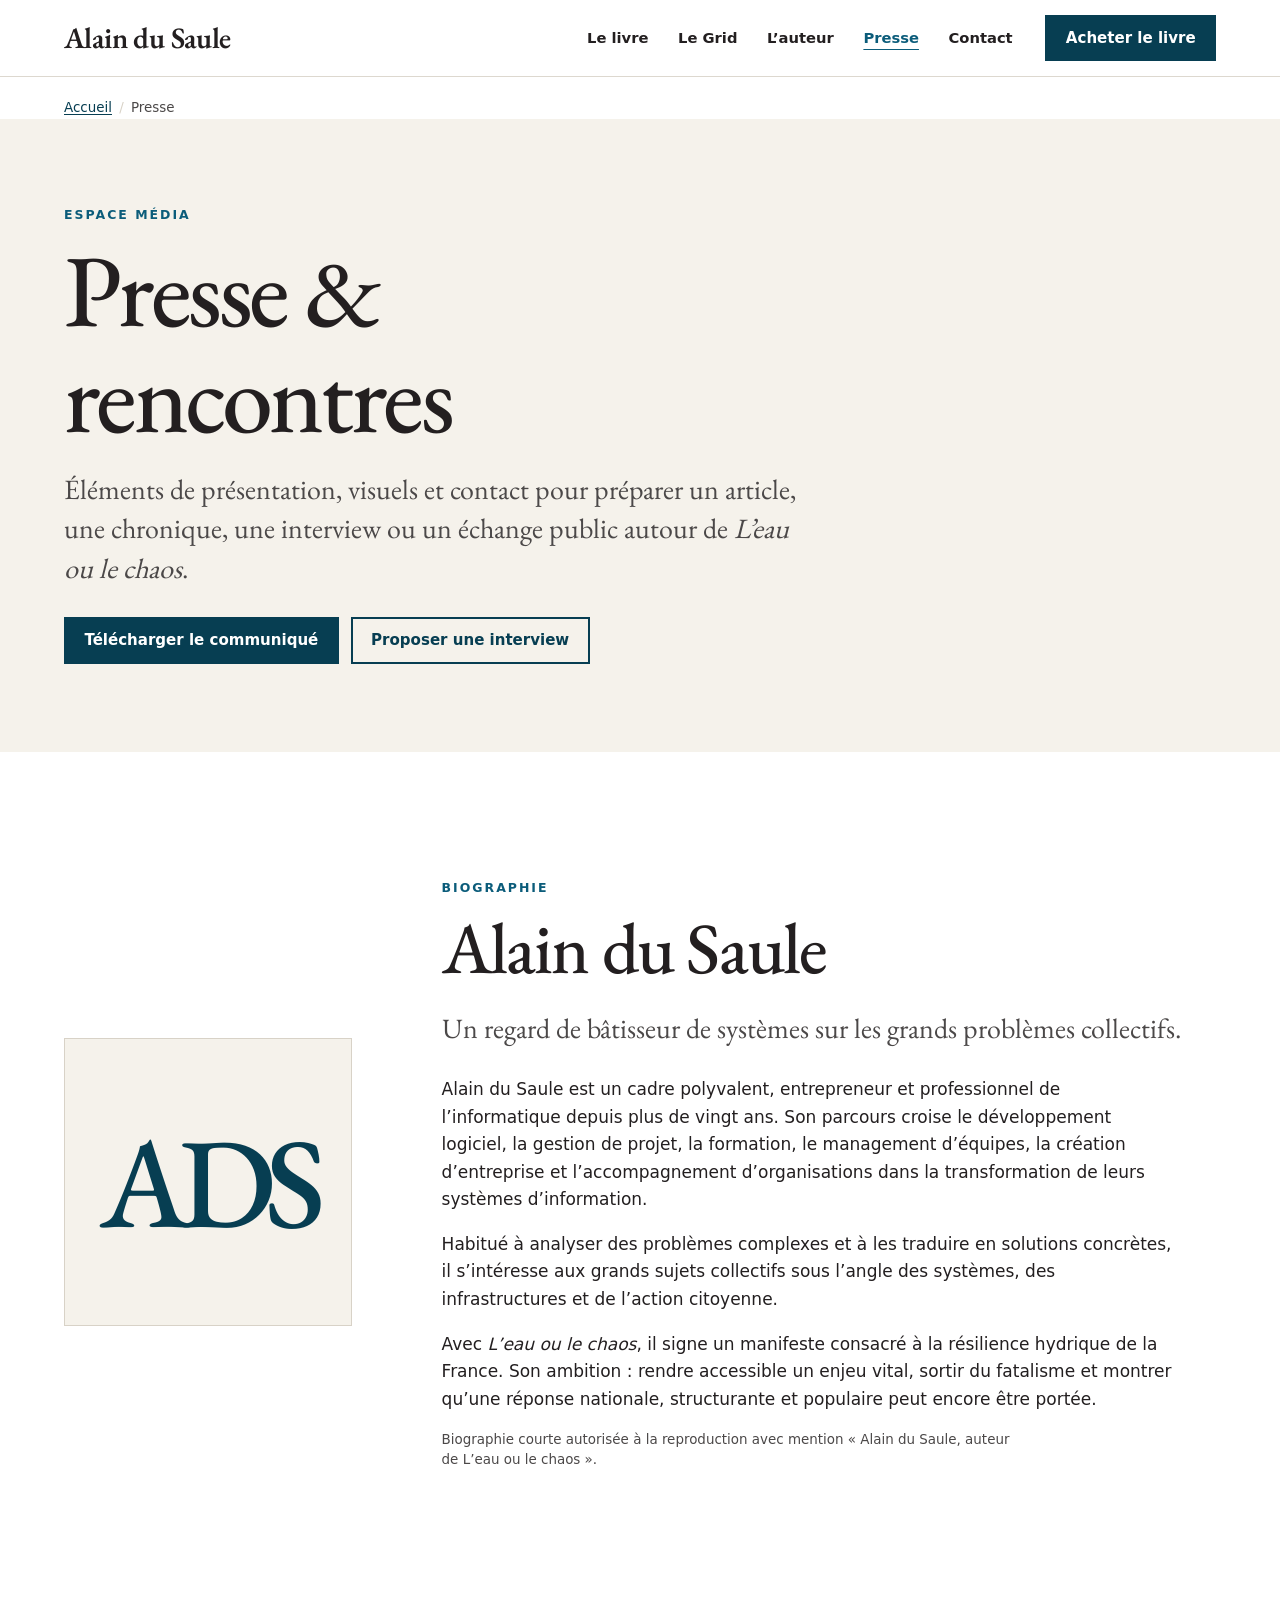
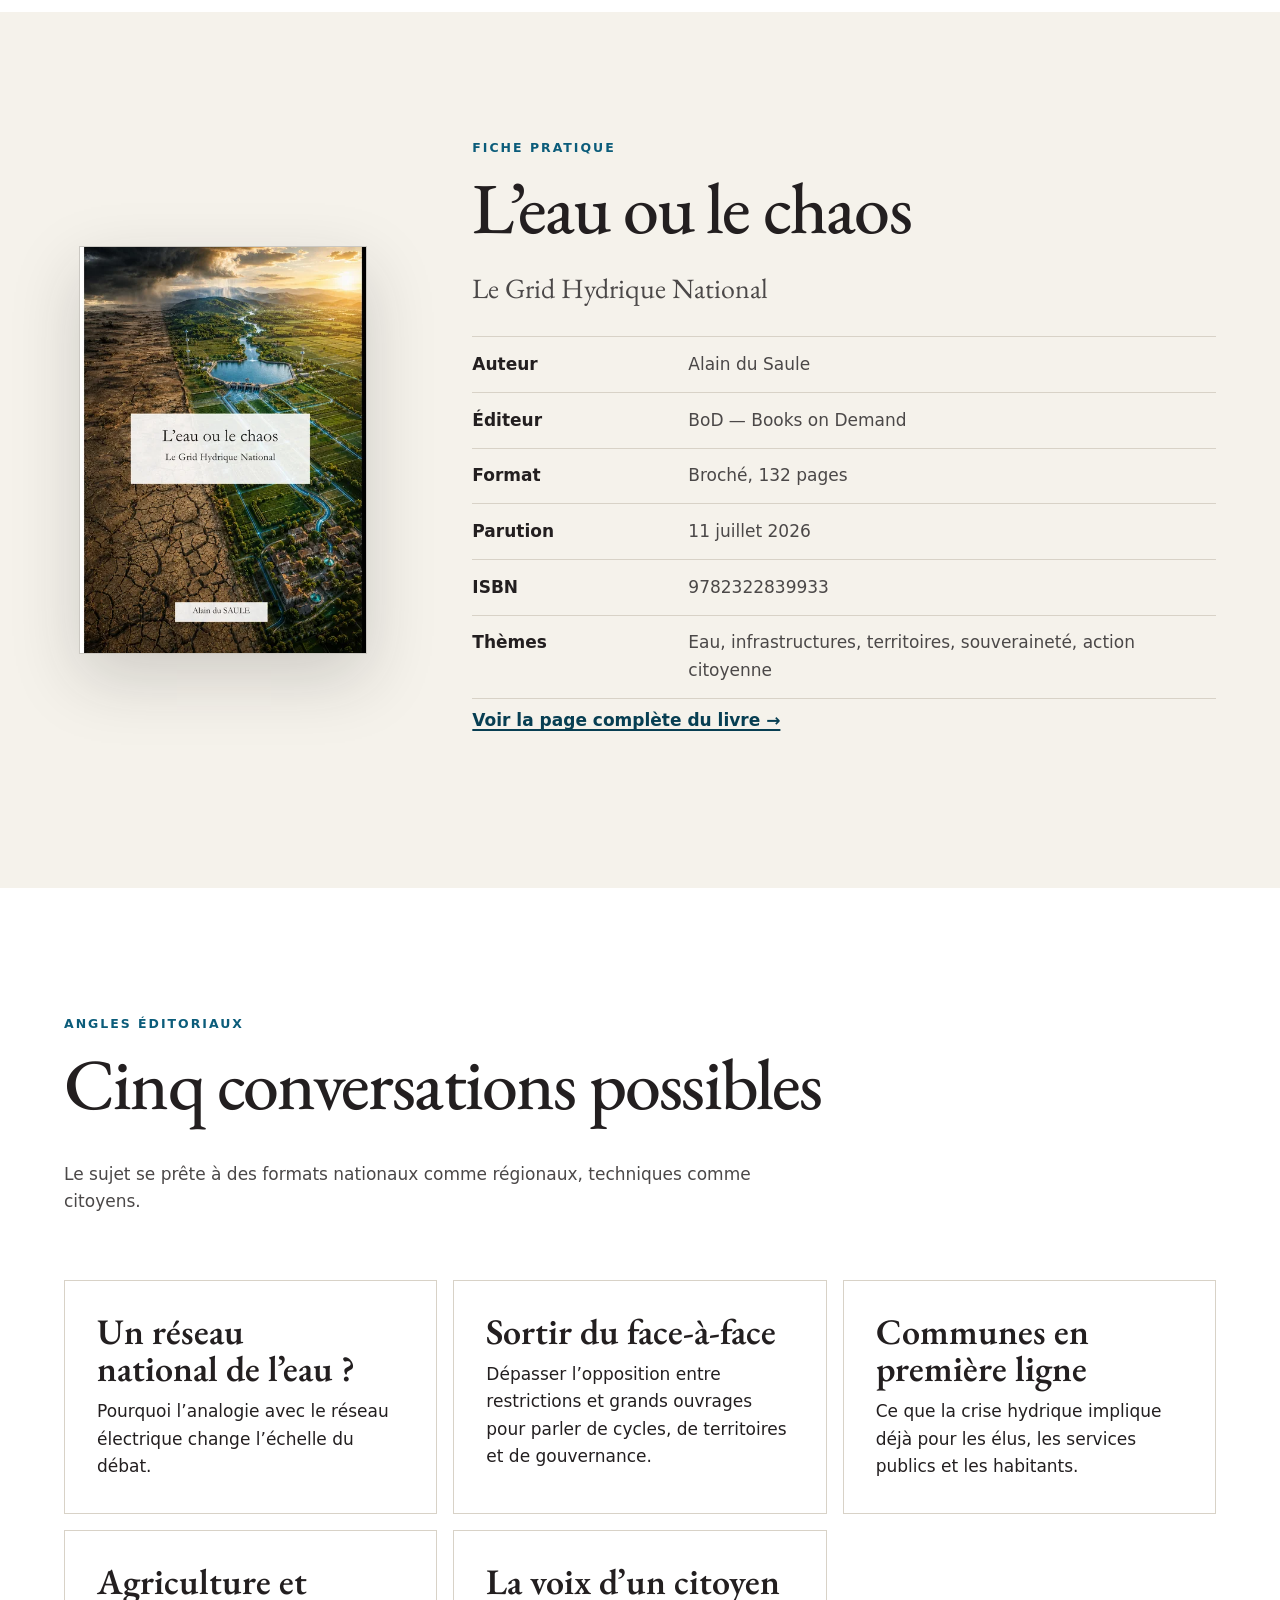
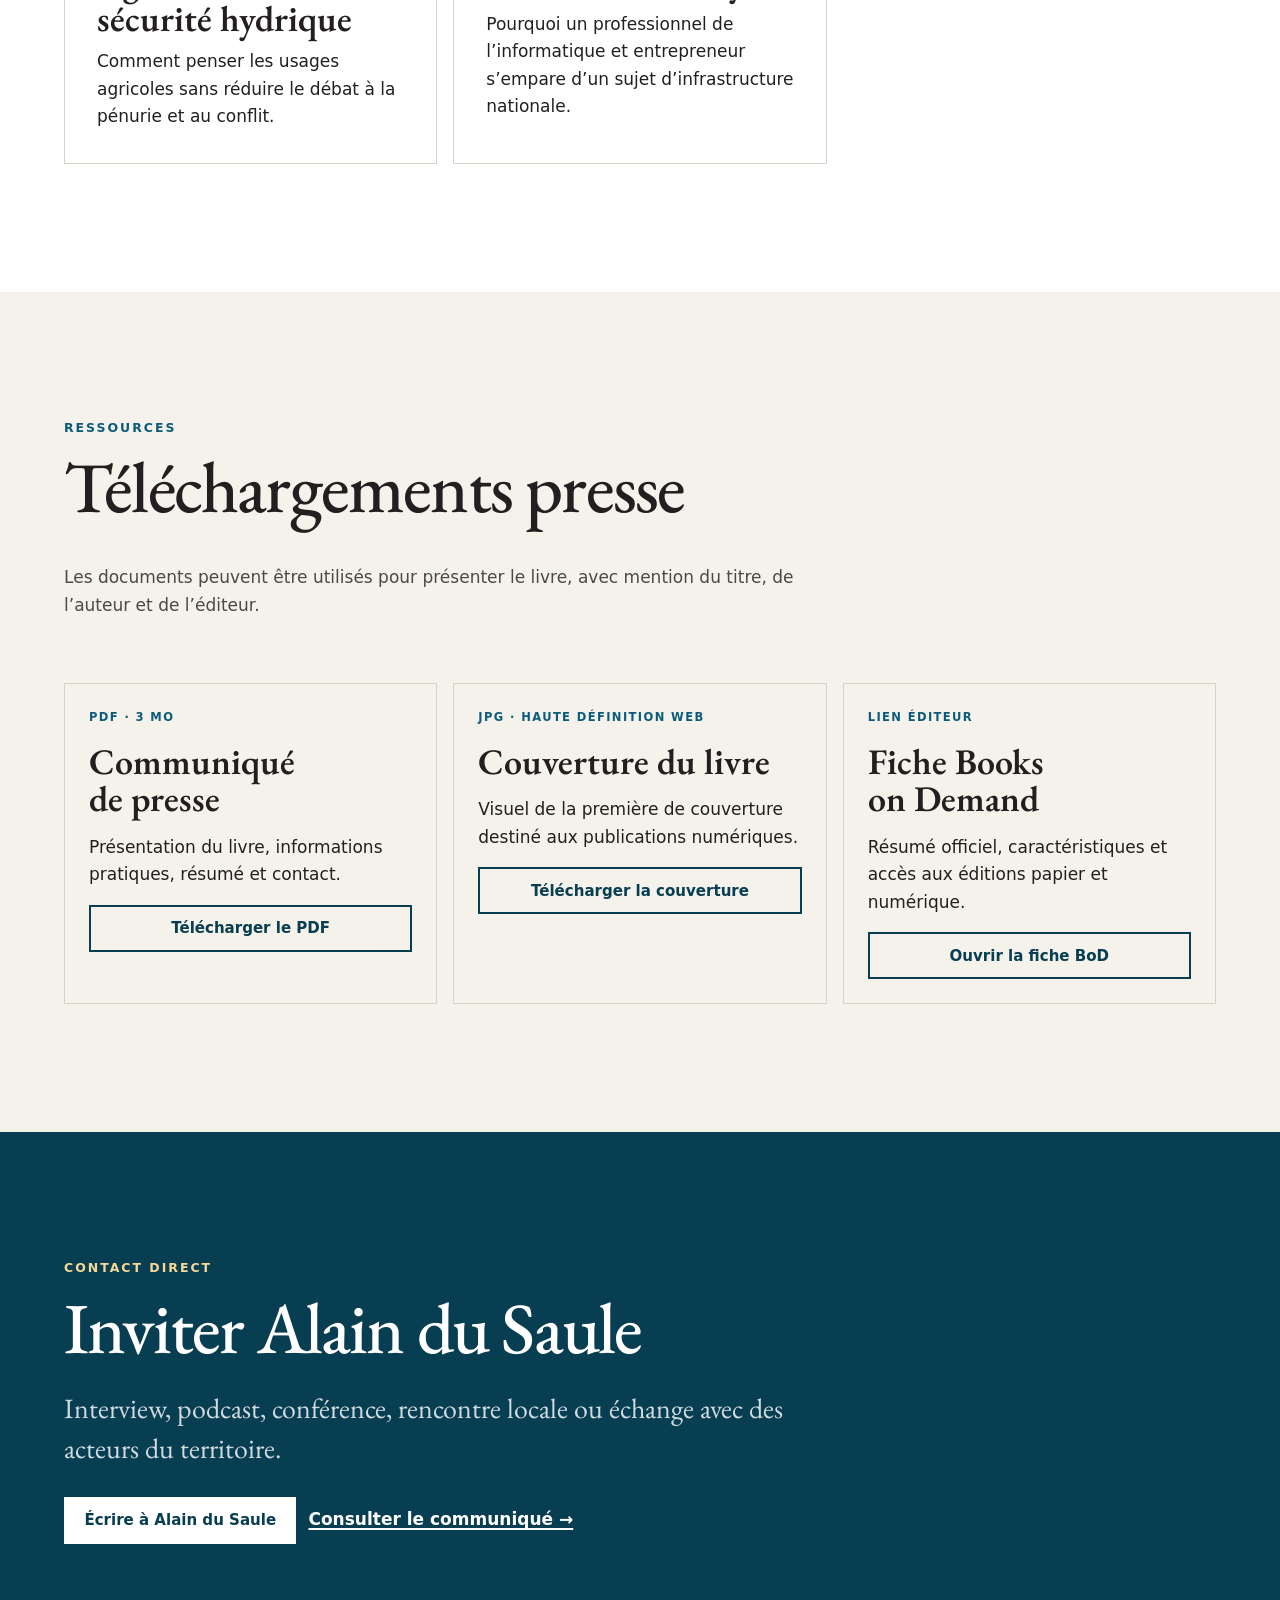
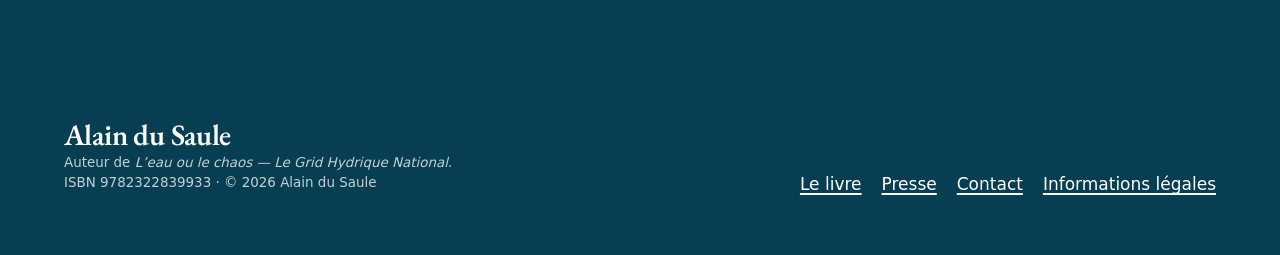
<file: presse.html>
<!DOCTYPE html>
<html lang="fr-FR">
  <head>
    <meta charset="utf-8">
    <meta name="viewport" content="width=device-width, initial-scale=1">
    <title>Presse — L’eau ou le chaos | Alain du Saule</title>
    <meta name="description" content="Biographie, informations bibliographiques, angles d’interview et visuels de L’eau ou le chaos, le livre d’Alain du Saule sur la résilience hydrique.">
    <link rel="canonical" href="https://alaindusaule.fr/presse.html">
    <meta name="theme-color">
    <meta property="og:type" content="profile">
    <meta property="og:locale" content="fr_FR">
    <meta property="og:site_name" content="Alain du Saule">
    <meta property="og:title" content="Presse — Alain du Saule et L’eau ou le chaos">
    <meta property="og:description" content="Éléments presse, biographie, communiqué et visuels autour de L’eau ou le chaos.">
    <meta property="og:url" content="https://alaindusaule.fr/presse.html">
    <meta property="og:image" content="https://alaindusaule.fr/assets/images/meta/og-leau-ou-le-chaos.jpg">
    <meta name="twitter:card" content="summary_large_image">
    <link rel="icon" href="assets/icons/favicon.svg" type="image/svg+xml">
    <link rel="preload" href="assets/fonts/eb-garamond-variable.woff2" as="font" type="font/woff2" crossorigin>
    <link rel="stylesheet" href="assets/css/site.css?v=20261022-documentary">
    <script type="module" src="assets/js/theme-color.mjs"></script>
    <script type="application/ld+json">
      {
        "@context": "https://schema.org",
        "@graph": [
          {
            "@type": "ProfilePage",
            "@id": "https://alaindusaule.fr/presse.html#profile",
            "url": "https://alaindusaule.fr/presse.html",
            "name": "Alain du Saule — Presse et biographie",
            "inLanguage": "fr-FR",
            "mainEntity": {
              "@type": "Person",
              "@id": "https://alaindusaule.fr/#author",
              "name": "Alain du Saule",
              "description": "Auteur de L’eau ou le chaos, professionnel de l’informatique, entrepreneur et observateur des grands systèmes collectifs."
            }
          },
          {
            "@type": "BreadcrumbList",
            "itemListElement": [
              {
                "@type": "ListItem",
                "position": 1,
                "name": "Accueil",
                "item": "https://alaindusaule.fr/"
              },
              {
                "@type": "ListItem",
                "position": 2,
                "name": "Presse",
                "item": "https://alaindusaule.fr/presse.html"
              }
            ]
          }
        ]
      }
    </script>
  </head>
  <body>
    <a class="skip-link" href="#contenu">Aller au contenu</a>

    <header class="site-header">
      <div class="container site-header__inner">
        <a class="wordmark" href="index.html" aria-label="Alain du Saule — Accueil">Alain du Saule</a>
        <nav class="site-nav" aria-label="Navigation principale">
          <ul class="nav-list">
            <li><a href="livres/leau-ou-le-chaos.html">Le livre</a></li>
            <li><a href="index.html#grid">Le Grid</a></li>
            <li><a href="index.html#auteur">L’auteur</a></li>
            <li><a href="presse.html" aria-current="page">Presse</a></li>
            <li><a href="#contact" data-contact-button>Contact</a></li>
          </ul>
        </nav>
        <a class="button header-cta" href="livres/leau-ou-le-chaos.html#acheter">Acheter le livre</a>
      </div>
    </header>

    <main id="contenu">
      <nav class="container" aria-label="Fil d’Ariane">
        <ol class="breadcrumb">
          <li><a href="index.html">Accueil</a></li>
          <li aria-current="page">Presse</li>
        </ol>
      </nav>

      <section class="page-hero" aria-labelledby="press-title">
        <div class="container">
          <p class="eyebrow">Espace média</p>
          <h1 id="press-title">Presse &amp; rencontres</h1>
          <p class="lead">Éléments de présentation, visuels et contact pour préparer un article, une chronique, une interview ou un échange public autour de <cite>L’eau ou le chaos</cite>.</p>
          <div class="button-row">
            <a class="button" href="assets/documents/communique-presse-leau-ou-le-chaos.pdf">Télécharger le communiqué</a>
            <button class="button button--secondary" type="button" data-contact-button data-contact-subject="Demande presse — L’eau ou le chaos">Proposer une interview</button>
          </div>
        </div>
      </section>

      <section id="biographie" class="section" aria-labelledby="bio-title">
        <div class="container author-block">
          <div class="author-signature" aria-hidden="true">ADS</div>
          <div>
            <p class="eyebrow">Biographie</p>
            <h2 id="bio-title">Alain du Saule</h2>
            <p class="lead">Un regard de bâtisseur de systèmes sur les grands problèmes collectifs.</p>
            <p>Alain du Saule est un cadre polyvalent, entrepreneur et professionnel de l’informatique depuis plus de vingt ans. Son parcours croise le développement logiciel, la gestion de projet, la formation, le management d’équipes, la création d’entreprise et l’accompagnement d’organisations dans la transformation de leurs systèmes d’information.</p>
            <p>Habitué à analyser des problèmes complexes et à les traduire en solutions concrètes, il s’intéresse aux grands sujets collectifs sous l’angle des systèmes, des infrastructures et de l’action citoyenne.</p>
            <p>Avec <cite>L’eau ou le chaos</cite>, il signe un manifeste consacré à la résilience hydrique de la France. Son ambition&nbsp;: rendre accessible un enjeu vital, sortir du fatalisme et montrer qu’une réponse nationale, structurante et populaire peut encore être portée.</p>
            <p class="fine-print">Biographie courte autorisée à la reproduction avec mention «&nbsp;Alain du Saule, auteur de L’eau ou le chaos&nbsp;».</p>
          </div>
        </div>
      </section>

      <section class="section section--warm" aria-labelledby="book-sheet-title">
        <div class="container book-feature">
          <div class="book-feature__visual">
            <img class="book-cover" src="assets/images/cover/leau-ou-le-chaos-480.webp" width="480" height="681" loading="lazy" decoding="async" alt="Couverture de L’eau ou le chaos">
          </div>
          <div>
            <p class="eyebrow">Fiche pratique</p>
            <h2 id="book-sheet-title">L’eau ou le chaos</h2>
            <p class="lead">Le Grid Hydrique National</p>
            <dl class="definition-list">
              <div><dt>Auteur</dt><dd>Alain du Saule</dd></div>
              <div><dt>Éditeur</dt><dd>BoD — Books on Demand</dd></div>
              <div><dt>Format</dt><dd>Broché, 132 pages</dd></div>
              <div><dt>Parution</dt><dd>11 juillet 2026</dd></div>
              <div><dt>ISBN</dt><dd>9782322839933</dd></div>
              <div><dt>Thèmes</dt><dd>Eau, infrastructures, territoires, souveraineté, action citoyenne</dd></div>
            </dl>
            <p><a class="text-link" href="livres/leau-ou-le-chaos.html">Voir la page complète du livre →</a></p>
          </div>
        </div>
      </section>

      <section class="section" aria-labelledby="angles-title">
        <div class="container">
          <div class="section-heading">
            <div>
              <p class="eyebrow">Angles éditoriaux</p>
              <h2 id="angles-title">Cinq conversations possibles</h2>
            </div>
            <p>Le sujet se prête à des formats nationaux comme régionaux, techniques comme citoyens.</p>
          </div>
          <div class="press-grid">
            <article class="press-card">
              <h3>Un réseau national de l’eau&nbsp;?</h3>
              <p>Pourquoi l’analogie avec le réseau électrique change l’échelle du débat.</p>
            </article>
            <article class="press-card">
              <h3>Sortir du face-à-face</h3>
              <p>Dépasser l’opposition entre restrictions et grands ouvrages pour parler de cycles, de territoires et de gouvernance.</p>
            </article>
            <article class="press-card">
              <h3>Communes en première ligne</h3>
              <p>Ce que la crise hydrique implique déjà pour les élus, les services publics et les habitants.</p>
            </article>
            <article class="press-card">
              <h3>Agriculture et sécurité hydrique</h3>
              <p>Comment penser les usages agricoles sans réduire le débat à la pénurie et au conflit.</p>
            </article>
            <article class="press-card">
              <h3>La voix d’un citoyen</h3>
              <p>Pourquoi un professionnel de l’informatique et entrepreneur s’empare d’un sujet d’infrastructure nationale.</p>
            </article>
          </div>
        </div>
      </section>

      <section class="section section--warm" aria-labelledby="downloads-title">
        <div class="container">
          <div class="section-heading">
            <div>
              <p class="eyebrow">Ressources</p>
              <h2 id="downloads-title">Téléchargements presse</h2>
            </div>
            <p>Les documents peuvent être utilisés pour présenter le livre, avec mention du titre, de l’auteur et de l’éditeur.</p>
          </div>
          <div class="press-grid">
            <article class="download-card">
              <p class="retailer-card__label">PDF · 3 Mo</p>
              <h3>Communiqué de presse</h3>
              <p>Présentation du livre, informations pratiques, résumé et contact.</p>
              <a class="button button--secondary" href="assets/documents/communique-presse-leau-ou-le-chaos.pdf" download>Télécharger le PDF</a>
            </article>
            <article class="download-card">
              <p class="retailer-card__label">JPG · haute définition Web</p>
              <h3>Couverture du livre</h3>
              <p>Visuel de la première de couverture destiné aux publications numériques.</p>
              <a class="button button--secondary" href="assets/images/cover/leau-ou-le-chaos-presse.jpg" download>Télécharger la couverture</a>
            </article>
            <article class="download-card">
              <p class="retailer-card__label">Lien éditeur</p>
              <h3>Fiche Books on Demand</h3>
              <p>Résumé officiel, caractéristiques et accès aux éditions papier et numérique.</p>
              <a class="button button--secondary" href="https://librairie.bod.fr/leau-ou-le-chaos-alain-du-saule-9782322839933" rel="noopener">Ouvrir la fiche BoD</a>
            </article>
          </div>
        </div>
      </section>

      <section id="contact" class="section section--water" aria-labelledby="contact-title">
        <div class="container">
          <p class="eyebrow eyebrow--sun">Contact direct</p>
          <h2 id="contact-title">Inviter Alain du Saule</h2>
          <p class="lead lead--light">Interview, podcast, conférence, rencontre locale ou échange avec des acteurs du territoire.</p>
          <div class="button-row">
            <button class="button button--light" type="button" data-contact-button data-contact-subject="Demande presse — L’eau ou le chaos">Écrire à Alain du Saule</button>
            <a class="text-link" href="assets/documents/communique-presse-leau-ou-le-chaos.pdf">Consulter le communiqué →</a>
          </div>
        </div>
      </section>
    </main>

    <footer class="site-footer">
      <div class="container site-footer__grid">
        <div>
          <a class="wordmark" href="index.html">Alain du Saule</a>
          <p class="fine-print">Auteur de <cite>L’eau ou le chaos — Le Grid Hydrique National</cite>.<br>ISBN 9782322839933 · © 2026 Alain du Saule</p>
        </div>
        <ul class="footer-links">
          <li><a href="livres/leau-ou-le-chaos.html">Le livre</a></li>
          <li><a href="presse.html">Presse</a></li>
          <li><a href="#contact" data-contact-button>Contact</a></li>
          <li><a href="mentions-legales.html">Informations légales</a></li>
        </ul>
      </div>
    </footer>
    <script src="assets/js/contact.js" defer></script>
  </body>
</html>
</file>
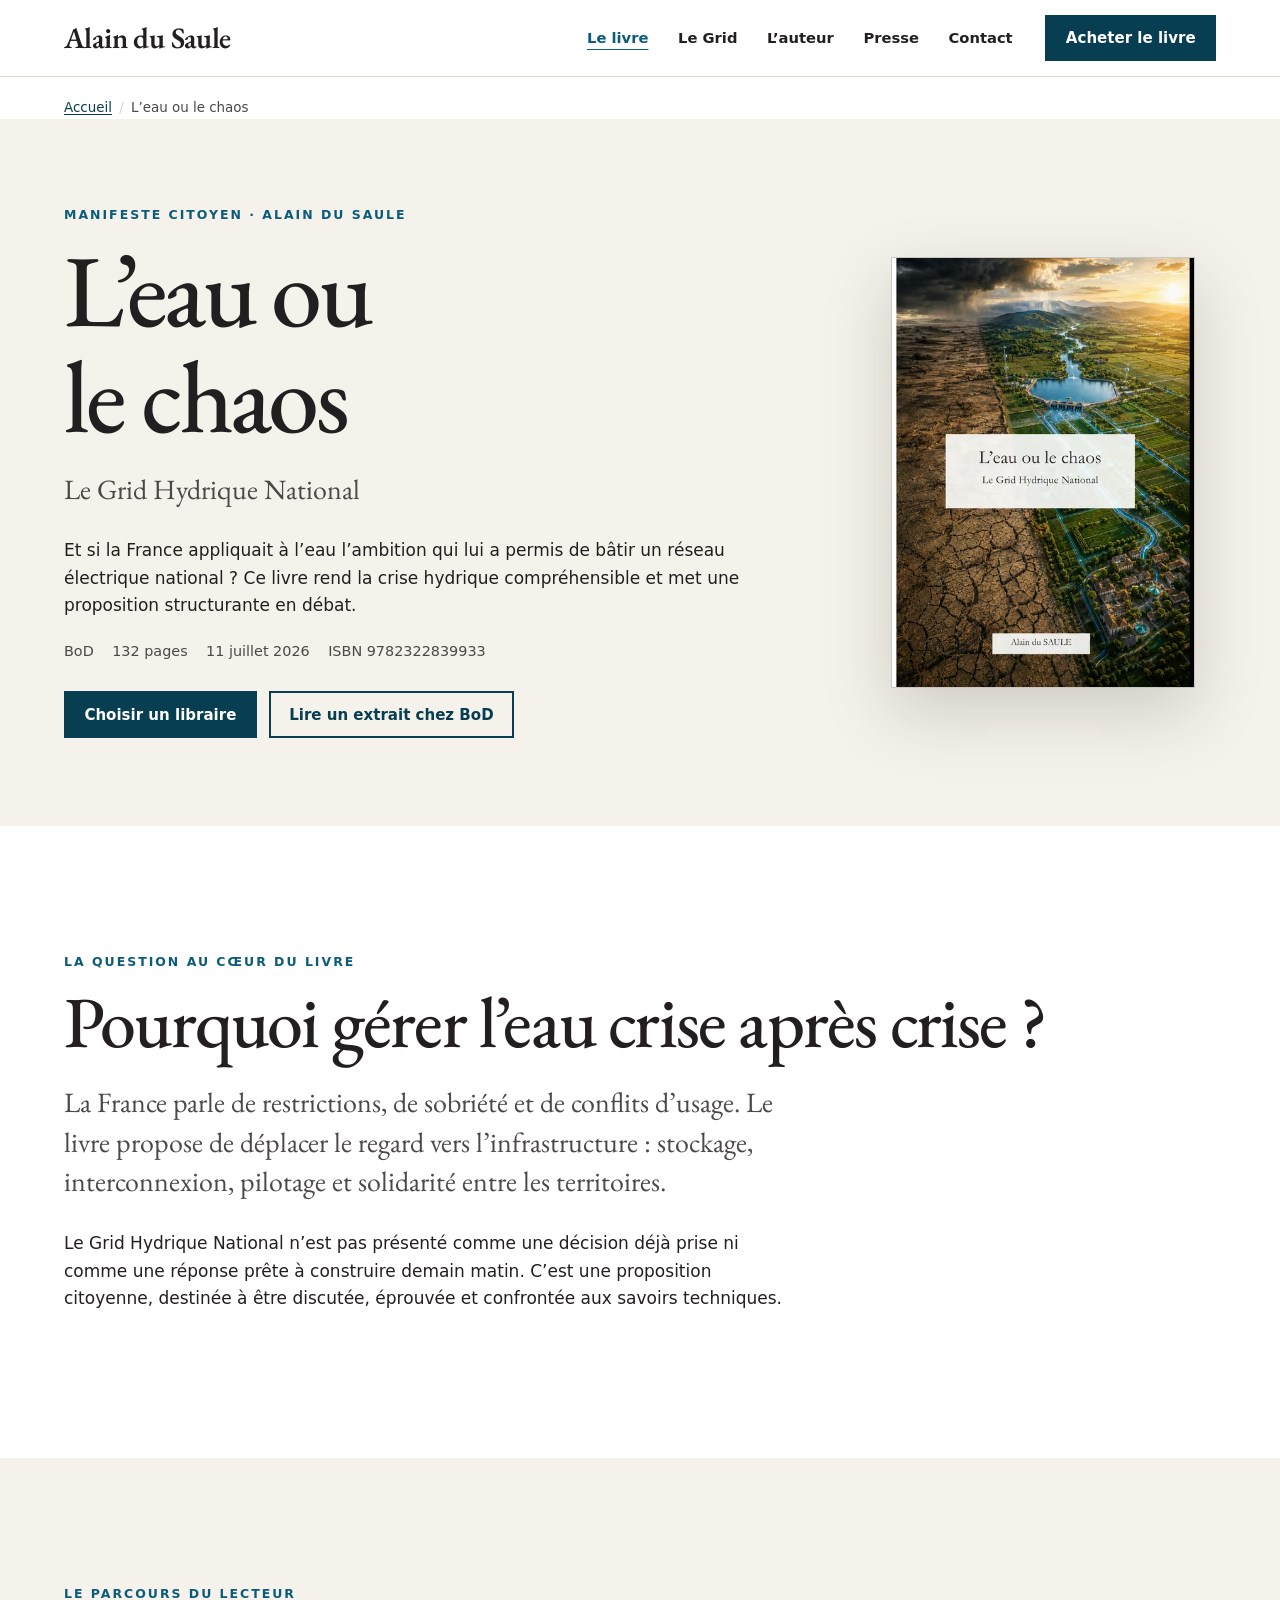
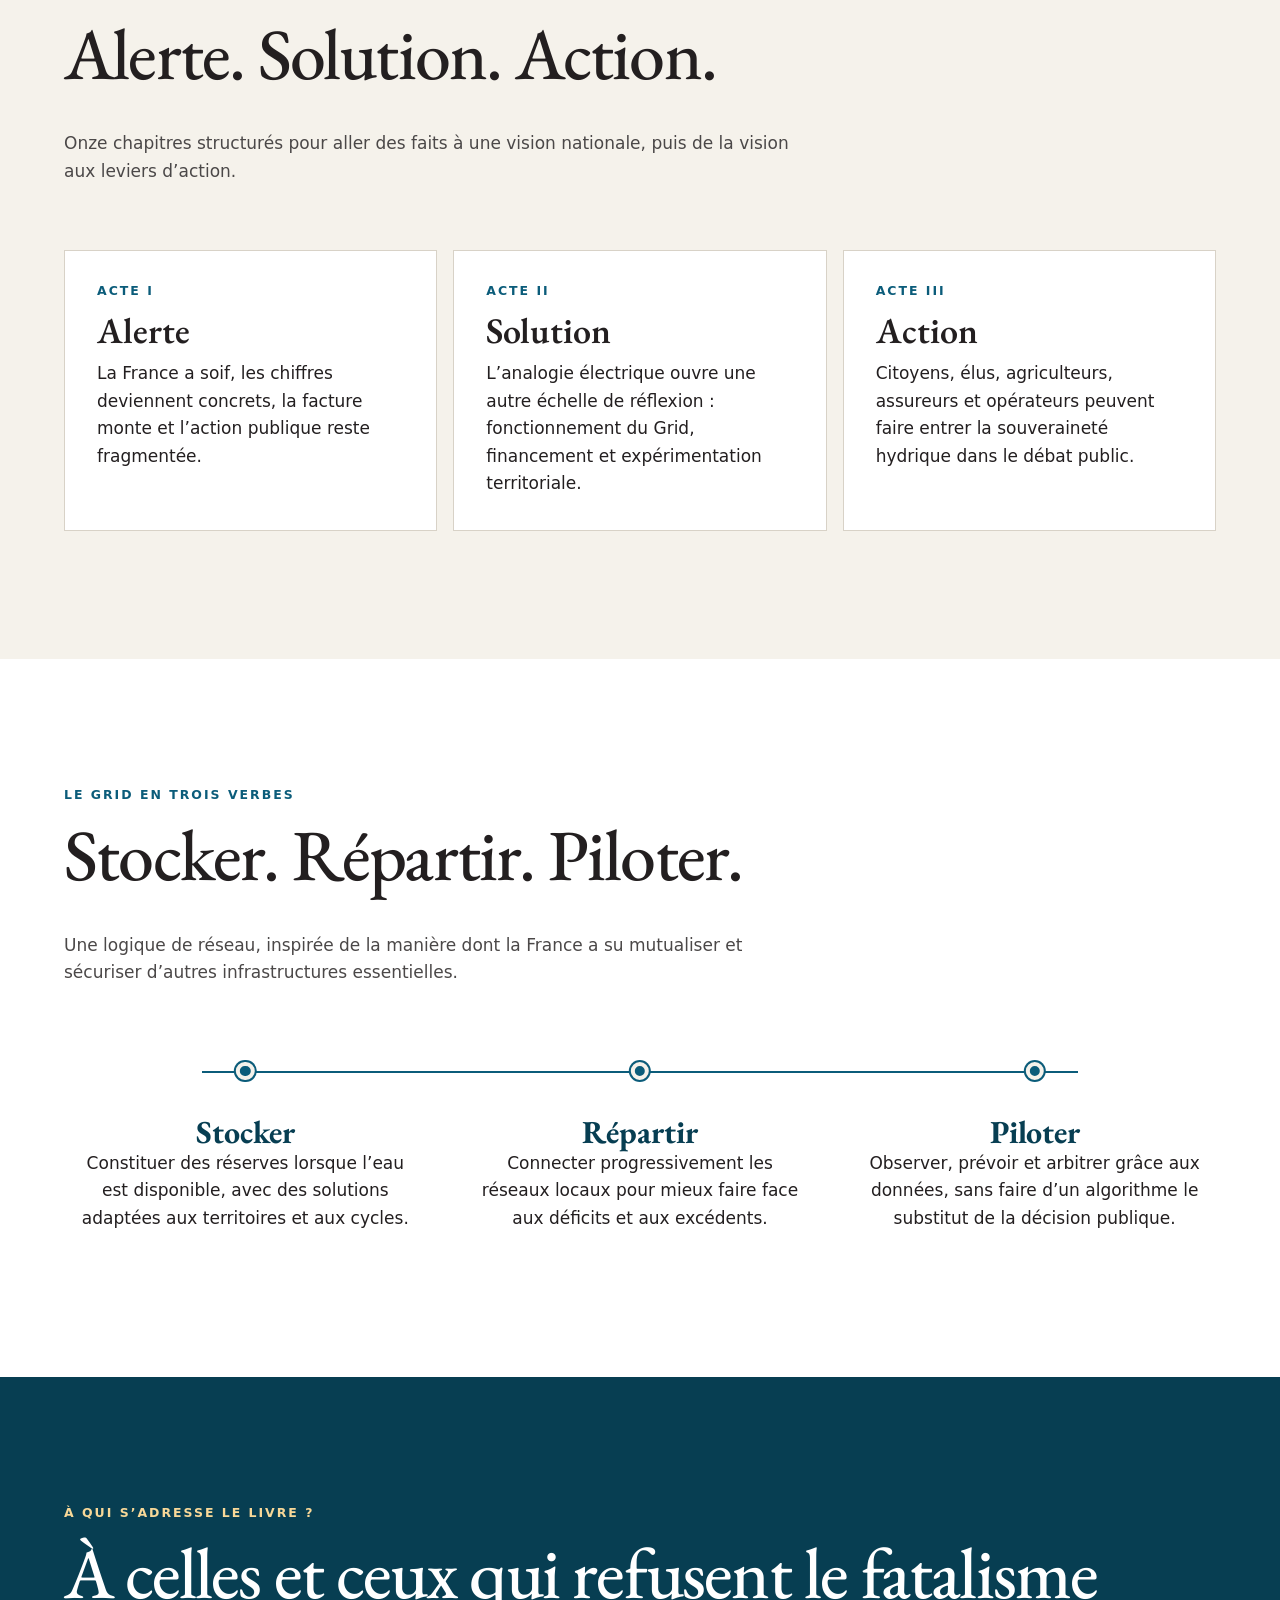
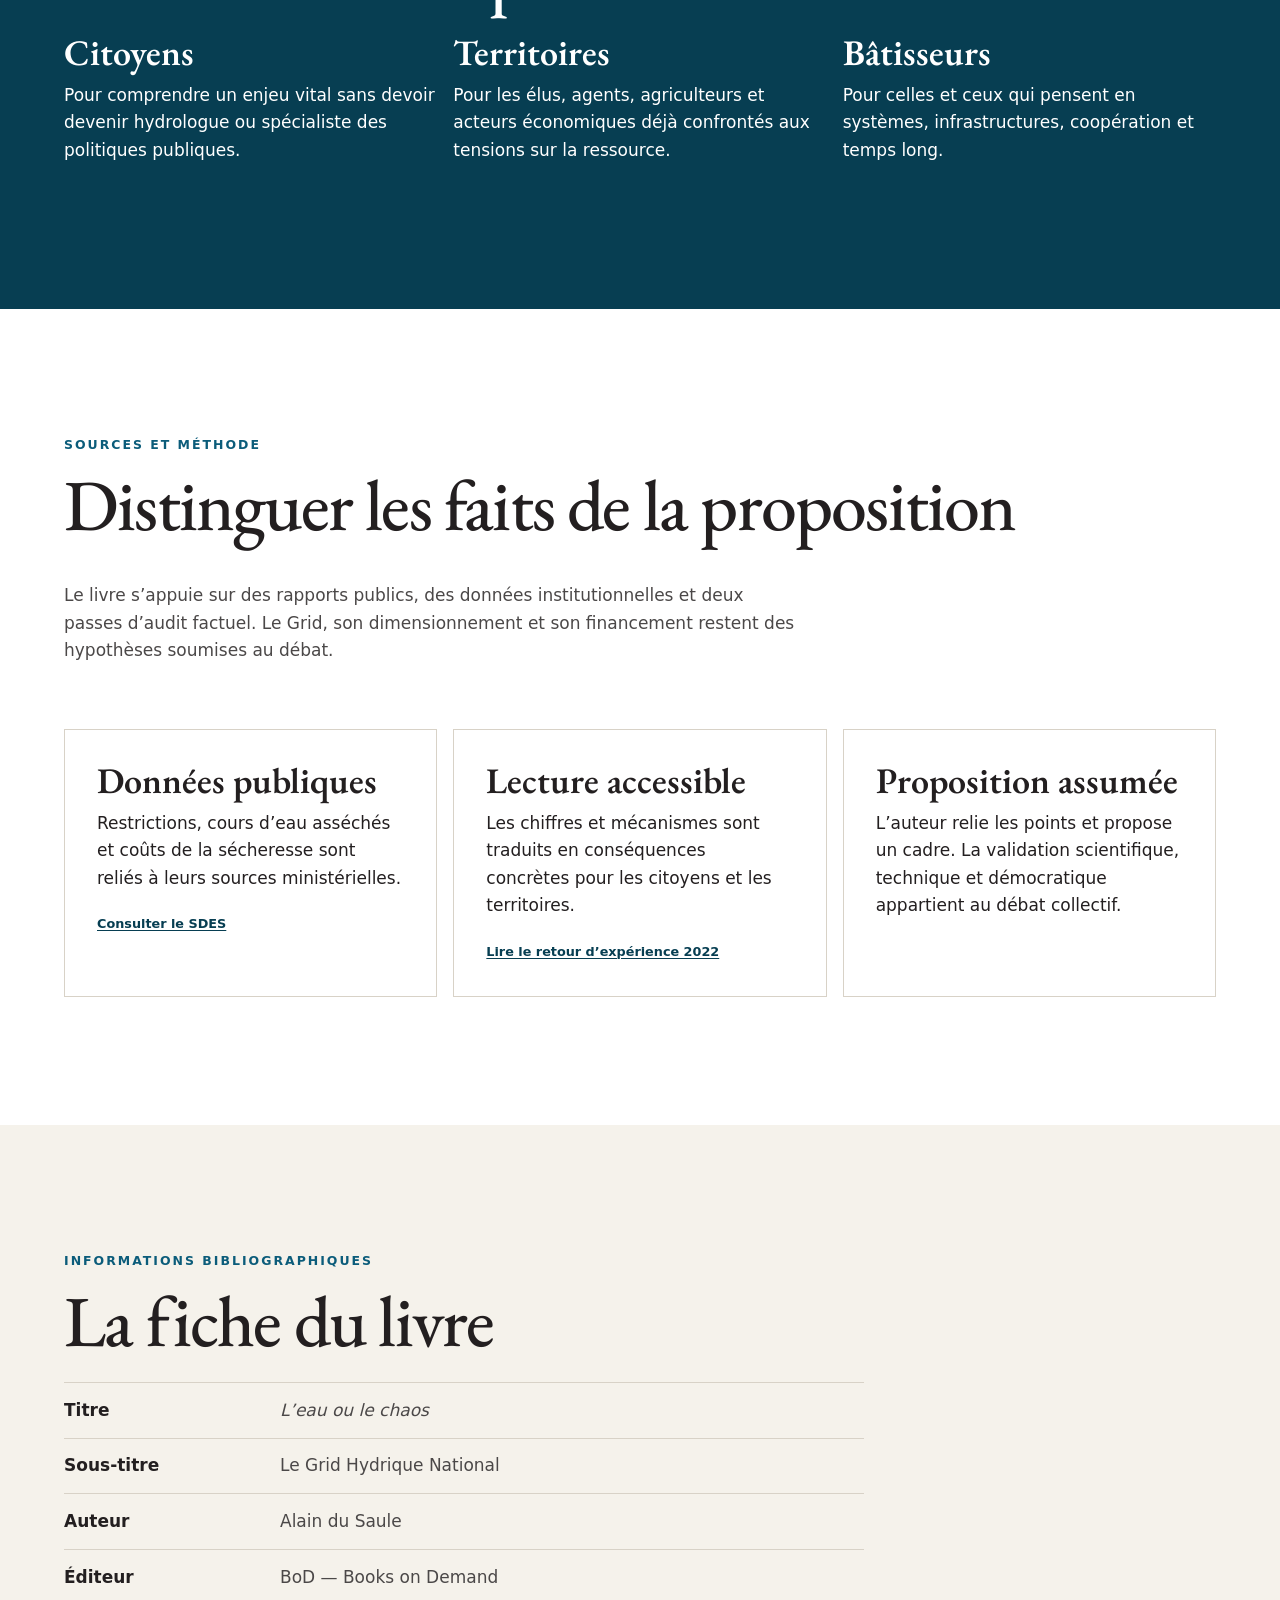
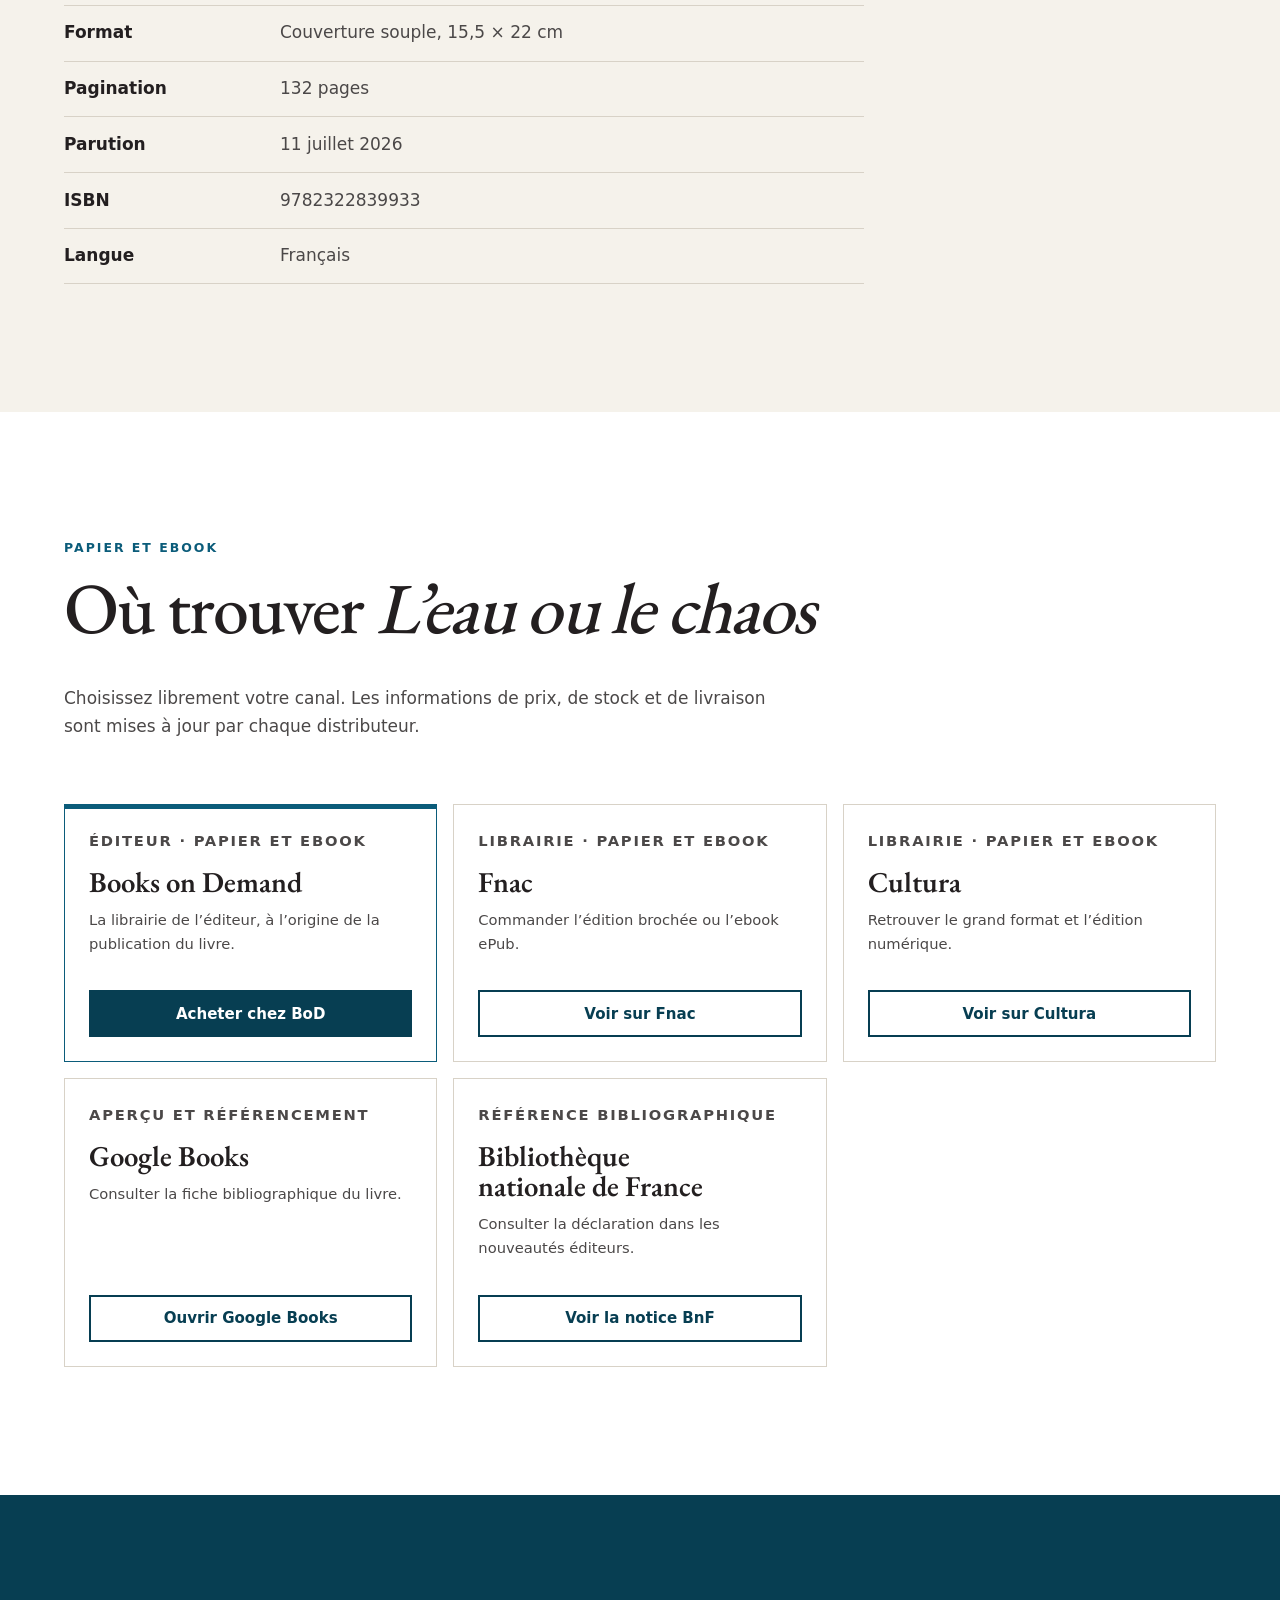
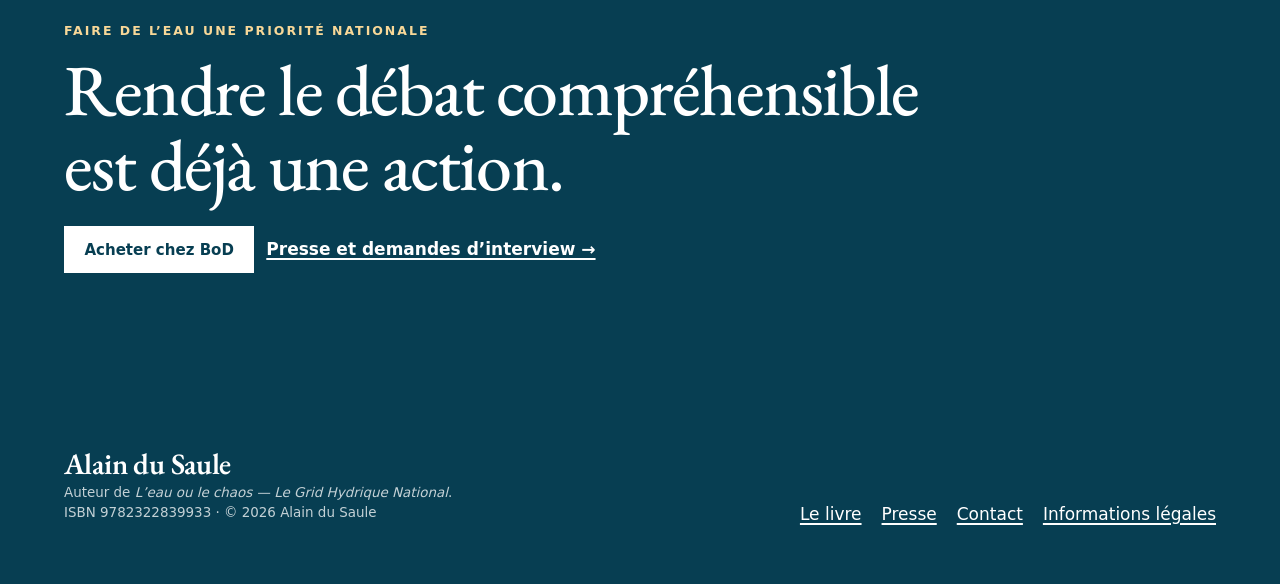
<file: livres/leau-ou-le-chaos.html>
<!DOCTYPE html>
<html lang="fr-FR">
  <head>
    <meta charset="utf-8">
    <meta name="viewport" content="width=device-width, initial-scale=1">
    <title>L’eau ou le chaos — Livre d’Alain du Saule</title>
    <meta name="description" content="Sécheresses, restrictions, agriculture, souveraineté : L’eau ou le chaos présente le Grid Hydrique National dans un essai accessible et documenté.">
    <link rel="canonical" href="https://alaindusaule.fr/livres/leau-ou-le-chaos.html">
    <meta name="theme-color">
    <meta property="og:type" content="book">
    <meta property="og:locale" content="fr_FR">
    <meta property="og:site_name" content="Alain du Saule">
    <meta property="og:title" content="L’eau ou le chaos — Le Grid Hydrique National">
    <meta property="og:description" content="Un manifeste citoyen pour penser l’eau comme une infrastructure nationale : stocker, répartir et piloter.">
    <meta property="og:url" content="https://alaindusaule.fr/livres/leau-ou-le-chaos.html">
    <meta property="og:image" content="https://alaindusaule.fr/assets/images/meta/og-leau-ou-le-chaos.jpg">
    <meta property="book:isbn" content="9782322839933">
    <meta property="book:author" content="Alain du Saule">
    <meta name="twitter:card" content="summary_large_image">
    <link rel="icon" href="../assets/icons/favicon.svg" type="image/svg+xml">
    <link rel="preload" href="../assets/fonts/eb-garamond-variable.woff2" as="font" type="font/woff2" crossorigin>
    <link rel="stylesheet" href="../assets/css/site.css?v=20261022-documentary">
    <script type="module" src="../assets/js/theme-color.mjs"></script>
    <script type="application/ld+json">
      {
        "@context": "https://schema.org",
        "@graph": [
          {
            "@type": "Book",
            "@id": "https://alaindusaule.fr/livres/leau-ou-le-chaos.html#book",
            "url": "https://alaindusaule.fr/livres/leau-ou-le-chaos.html",
            "name": "L’eau ou le chaos",
            "alternativeHeadline": "Le Grid Hydrique National",
            "author": {
              "@type": "Person",
              "@id": "https://alaindusaule.fr/#author",
              "name": "Alain du Saule"
            },
            "isbn": "9782322839933",
            "inLanguage": "fr-FR",
            "numberOfPages": 132,
            "bookFormat": "https://schema.org/Paperback",
            "datePublished": "2026-07-11",
            "publisher": {
              "@type": "Organization",
              "name": "Books on Demand"
            },
            "image": "https://alaindusaule.fr/assets/images/cover/leau-ou-le-chaos.jpg",
            "description": "Un manifeste citoyen qui propose de penser l’eau comme une infrastructure nationale, inspirée de la logique du réseau électrique."
          },
          {
            "@type": "BreadcrumbList",
            "itemListElement": [
              {
                "@type": "ListItem",
                "position": 1,
                "name": "Accueil",
                "item": "https://alaindusaule.fr/"
              },
              {
                "@type": "ListItem",
                "position": 2,
                "name": "L’eau ou le chaos",
                "item": "https://alaindusaule.fr/livres/leau-ou-le-chaos.html"
              }
            ]
          }
        ]
      }
    </script>
  </head>
  <body>
    <a class="skip-link" href="#contenu">Aller au contenu</a>

    <header class="site-header">
      <div class="container site-header__inner">
        <a class="wordmark" href="../index.html" aria-label="Alain du Saule — Accueil">Alain du Saule</a>
        <nav class="site-nav" aria-label="Navigation principale">
          <ul class="nav-list">
            <li><a href="leau-ou-le-chaos.html" aria-current="page">Le livre</a></li>
            <li><a href="../index.html#grid">Le Grid</a></li>
            <li><a href="../index.html#auteur">L’auteur</a></li>
            <li><a href="../presse.html">Presse</a></li>
            <li><a href="../index.html#contact" data-contact-button>Contact</a></li>
          </ul>
        </nav>
        <a class="button header-cta" href="#acheter">Acheter le livre</a>
      </div>
    </header>

    <main id="contenu">
      <nav class="container" aria-label="Fil d’Ariane">
        <ol class="breadcrumb">
          <li><a href="../index.html">Accueil</a></li>
          <li aria-current="page">L’eau ou le chaos</li>
        </ol>
      </nav>

      <section class="page-hero" aria-labelledby="book-title">
        <div class="container page-hero__grid">
          <div>
            <p class="eyebrow">Manifeste citoyen · Alain du Saule</p>
            <h1 id="book-title">L’eau ou le chaos</h1>
            <p class="lead">Le Grid Hydrique National</p>
            <p>Et si la France appliquait à l’eau l’ambition qui lui a permis de bâtir un réseau électrique national&nbsp;? Ce livre rend la crise hydrique compréhensible et met une proposition structurante en débat.</p>
            <ul class="book-meta">
              <li>BoD</li>
              <li>132 pages</li>
              <li>11 juillet 2026</li>
              <li>ISBN 9782322839933</li>
            </ul>
            <div class="button-row">
              <a class="button" href="#acheter">Choisir un libraire</a>
              <a class="button button--secondary" href="https://librairie.bod.fr/leau-ou-le-chaos-alain-du-saule-9782322839933" rel="noopener">Lire un extrait chez BoD</a>
            </div>
          </div>
          <div class="page-hero__cover">
            <picture>
              <source type="image/avif" srcset="../assets/images/cover/leau-ou-le-chaos-480.avif 480w, ../assets/images/cover/leau-ou-le-chaos-640.avif 640w, ../assets/images/cover/leau-ou-le-chaos-800.avif 800w" sizes="(min-width: 768px) 19rem, 76vw">
              <source type="image/webp" srcset="../assets/images/cover/leau-ou-le-chaos-480.webp 480w, ../assets/images/cover/leau-ou-le-chaos-640.webp 640w, ../assets/images/cover/leau-ou-le-chaos-800.webp 800w" sizes="(min-width: 768px) 19rem, 76vw">
              <img class="book-cover" src="../assets/images/cover/leau-ou-le-chaos.jpg" width="800" height="1135" fetchpriority="high" alt="Couverture de L’eau ou le chaos — Le Grid Hydrique National">
            </picture>
          </div>
        </div>
      </section>

      <section class="section" aria-labelledby="question-title">
        <div class="container">
          <p class="eyebrow">La question au cœur du livre</p>
          <h2 id="question-title">Pourquoi gérer l’eau crise après crise&nbsp;?</h2>
          <p class="lead">La France parle de restrictions, de sobriété et de conflits d’usage. Le livre propose de déplacer le regard vers l’infrastructure&nbsp;: stockage, interconnexion, pilotage et solidarité entre les territoires.</p>
          <p>Le Grid Hydrique National n’est pas présenté comme une décision déjà prise ni comme une réponse prête à construire demain matin. C’est une proposition citoyenne, destinée à être discutée, éprouvée et confrontée aux savoirs techniques.</p>
        </div>
      </section>

      <section class="section section--warm" aria-labelledby="parcours-title">
        <div class="container">
          <div class="section-heading">
            <div>
              <p class="eyebrow">Le parcours du lecteur</p>
              <h2 id="parcours-title">Alerte. Solution. Action.</h2>
            </div>
            <p>Onze chapitres structurés pour aller des faits à une vision nationale, puis de la vision aux leviers d’action.</p>
          </div>
          <div class="content-grid">
            <article class="content-card">
              <p class="eyebrow">Acte I</p>
              <h3>Alerte</h3>
              <p>La France a soif, les chiffres deviennent concrets, la facture monte et l’action publique reste fragmentée.</p>
            </article>
            <article class="content-card">
              <p class="eyebrow">Acte II</p>
              <h3>Solution</h3>
              <p>L’analogie électrique ouvre une autre échelle de réflexion&nbsp;: fonctionnement du Grid, financement et expérimentation territoriale.</p>
            </article>
            <article class="content-card">
              <p class="eyebrow">Acte III</p>
              <h3>Action</h3>
              <p>Citoyens, élus, agriculteurs, assureurs et opérateurs peuvent faire entrer la souveraineté hydrique dans le débat public.</p>
            </article>
          </div>
        </div>
      </section>

      <section class="section" aria-labelledby="trois-verbes-title">
        <div class="container">
          <div class="section-heading">
            <div>
              <p class="eyebrow">Le Grid en trois verbes</p>
              <h2 id="trois-verbes-title">Stocker. Répartir. Piloter.</h2>
            </div>
            <p>Une logique de réseau, inspirée de la manière dont la France a su mutualiser et sécuriser d’autres infrastructures essentielles.</p>
          </div>
          <ol class="network-rail">
            <li class="network-rail__item">
              <span class="network-rail__node" aria-hidden="true"></span>
              <strong>Stocker</strong>
              <p>Constituer des réserves lorsque l’eau est disponible, avec des solutions adaptées aux territoires et aux cycles.</p>
            </li>
            <li class="network-rail__item">
              <span class="network-rail__node" aria-hidden="true"></span>
              <strong>Répartir</strong>
              <p>Connecter progressivement les réseaux locaux pour mieux faire face aux déficits et aux excédents.</p>
            </li>
            <li class="network-rail__item">
              <span class="network-rail__node" aria-hidden="true"></span>
              <strong>Piloter</strong>
              <p>Observer, prévoir et arbitrer grâce aux données, sans faire d’un algorithme le substitut de la décision publique.</p>
            </li>
          </ol>
        </div>
      </section>

      <section class="section section--water" aria-labelledby="public-title">
        <div class="container">
          <p class="eyebrow eyebrow--sun">À qui s’adresse le livre&nbsp;?</p>
          <h2 id="public-title">À celles et ceux qui refusent le fatalisme</h2>
          <div class="content-grid">
            <article>
              <h3>Citoyens</h3>
              <p>Pour comprendre un enjeu vital sans devoir devenir hydrologue ou spécialiste des politiques publiques.</p>
            </article>
            <article>
              <h3>Territoires</h3>
              <p>Pour les élus, agents, agriculteurs et acteurs économiques déjà confrontés aux tensions sur la ressource.</p>
            </article>
            <article>
              <h3>Bâtisseurs</h3>
              <p>Pour celles et ceux qui pensent en systèmes, infrastructures, coopération et temps long.</p>
            </article>
          </div>
        </div>
      </section>

      <section id="sources" class="section" aria-labelledby="sources-title">
        <div class="container">
          <div class="section-heading">
            <div>
              <p class="eyebrow">Sources et méthode</p>
              <h2 id="sources-title">Distinguer les faits de la proposition</h2>
            </div>
            <p>Le livre s’appuie sur des rapports publics, des données institutionnelles et deux passes d’audit factuel. Le Grid, son dimensionnement et son financement restent des hypothèses soumises au débat.</p>
          </div>
          <div class="content-grid">
            <article class="content-card">
              <h3>Données publiques</h3>
              <p>Restrictions, cours d’eau asséchés et coûts de la sécheresse sont reliés à leurs sources ministérielles.</p>
              <a class="source-link" href="https://www.statistiques.developpement-durable.gouv.fr/restrictions-deau-lors-des-periodes-de-secheresse-en-france-metropolitaine-en-2023" rel="noopener">Consulter le SDES</a>
            </article>
            <article class="content-card">
              <h3>Lecture accessible</h3>
              <p>Les chiffres et mécanismes sont traduits en conséquences concrètes pour les citoyens et les territoires.</p>
              <a class="source-link" href="https://agriculture.gouv.fr/retour-dexperience-sur-la-gestion-de-leau-lors-de-la-secheresse-2022" rel="noopener">Lire le retour d’expérience 2022</a>
            </article>
            <article class="content-card">
              <h3>Proposition assumée</h3>
              <p>L’auteur relie les points et propose un cadre. La validation scientifique, technique et démocratique appartient au débat collectif.</p>
            </article>
          </div>
        </div>
      </section>

      <section class="section section--warm" aria-labelledby="bibliographie-title">
        <div class="container">
          <p class="eyebrow">Informations bibliographiques</p>
          <h2 id="bibliographie-title">La fiche du livre</h2>
          <dl class="definition-list">
            <div><dt>Titre</dt><dd><cite>L’eau ou le chaos</cite></dd></div>
            <div><dt>Sous-titre</dt><dd>Le Grid Hydrique National</dd></div>
            <div><dt>Auteur</dt><dd>Alain du Saule</dd></div>
            <div><dt>Éditeur</dt><dd>BoD — Books on Demand</dd></div>
            <div><dt>Format</dt><dd>Couverture souple, 15,5 × 22 cm</dd></div>
            <div><dt>Pagination</dt><dd>132 pages</dd></div>
            <div><dt>Parution</dt><dd>11 juillet 2026</dd></div>
            <div><dt>ISBN</dt><dd>9782322839933</dd></div>
            <div><dt>Langue</dt><dd>Français</dd></div>
          </dl>
        </div>
      </section>

      <section id="acheter" class="section" aria-labelledby="acheter-title">
        <div class="container">
          <div class="section-heading">
            <div>
              <p class="eyebrow">Papier et ebook</p>
              <h2 id="acheter-title">Où trouver <cite>L’eau ou le chaos</cite></h2>
            </div>
            <p>Choisissez librement votre canal. Les informations de prix, de stock et de livraison sont mises à jour par chaque distributeur.</p>
          </div>
          <div class="retailer-grid">
            <article class="retailer-card retailer-card--featured">
              <div>
                <p class="retailer-card__label">Éditeur · papier et ebook</p>
                <h3>Books on Demand</h3>
                <p>La librairie de l’éditeur, à l’origine de la publication du livre.</p>
              </div>
              <a class="button" href="https://librairie.bod.fr/leau-ou-le-chaos-alain-du-saule-9782322839933" rel="noopener">Acheter chez BoD</a>
            </article>
            <article class="retailer-card">
              <div>
                <p class="retailer-card__label">Librairie · papier et ebook</p>
                <h3>Fnac</h3>
                <p>Commander l’édition brochée ou l’ebook ePub.</p>
              </div>
              <a class="button button--secondary" href="https://www.fnac.com/a23394930/Alain-du-Saule-L-eau-ou-le-chaos" rel="noopener">Voir sur Fnac</a>
            </article>
            <article class="retailer-card">
              <div>
                <p class="retailer-card__label">Librairie · papier et ebook</p>
                <h3>Cultura</h3>
                <p>Retrouver le grand format et l’édition numérique.</p>
              </div>
              <a class="button button--secondary" href="https://www.cultura.com/p-eau-ou-chaos-9782322839933.html" rel="noopener">Voir sur Cultura</a>
            </article>
            <article class="retailer-card">
              <div>
                <p class="retailer-card__label">Aperçu et référencement</p>
                <h3>Google Books</h3>
                <p>Consulter la fiche bibliographique du livre.</p>
              </div>
              <a class="button button--secondary" href="https://books.google.com/books/about/L_eau_ou_le_chaos.html?id=LuH3EQAAQBAJ" rel="noopener">Ouvrir Google Books</a>
            </article>
            <article class="retailer-card">
              <div>
                <p class="retailer-card__label">Référence bibliographique</p>
                <h3>Bibliothèque nationale de France</h3>
                <p>Consulter la déclaration dans les nouveautés éditeurs.</p>
              </div>
              <a class="button button--secondary" href="https://nouveautes-editeurs.bnf.fr/accueil?id_declaration=10000001374032&amp;titre_livre=L%27eau_ou_le_chaos" rel="noopener">Voir la notice BnF</a>
            </article>
          </div>
        </div>
      </section>

      <section class="section section--water" aria-labelledby="final-title">
        <div class="container">
          <p class="eyebrow eyebrow--sun">Faire de l’eau une priorité nationale</p>
          <h2 id="final-title">Rendre le débat compréhensible est déjà une action.</h2>
          <div class="button-row">
            <a class="button button--light" href="https://librairie.bod.fr/leau-ou-le-chaos-alain-du-saule-9782322839933" rel="noopener">Acheter chez BoD</a>
            <a class="text-link" href="../presse.html">Presse et demandes d’interview →</a>
          </div>
        </div>
      </section>
    </main>

    <footer class="site-footer">
      <div class="container site-footer__grid">
        <div>
          <a class="wordmark" href="../index.html">Alain du Saule</a>
          <p class="fine-print">Auteur de <cite>L’eau ou le chaos — Le Grid Hydrique National</cite>.<br>ISBN 9782322839933 · © 2026 Alain du Saule</p>
        </div>
        <ul class="footer-links">
          <li><a href="leau-ou-le-chaos.html">Le livre</a></li>
          <li><a href="../presse.html">Presse</a></li>
          <li><a href="../index.html#contact" data-contact-button>Contact</a></li>
          <li><a href="../mentions-legales.html">Informations légales</a></li>
        </ul>
      </div>
    </footer>
    <script src="../assets/js/contact.js" defer></script>
  </body>
</html>
</file>
<file: assets/css/site.css>
@font-face {
  font-family: "EB Garamond";
  src: url("../fonts/eb-garamond-variable.woff2") format("woff2");
  font-style: normal;
  font-weight: 400 800;
  font-display: swap;
}

:root {
  --ink: #231f20;
  --ink-soft: #4b4848;
  --paper: #ffffff;
  --paper-warm: #f5f2eb;
  --water: #0b5c7a;
  --water-deep: #073e52;
  --water-pale: #e9f2f5;
  --earth: #6c4b30;
  --forest: #283818;
  --sun: #f8d898;
  --border: #d8d2c7;
  --focus: #d88d13;
  --restriction-crise: #8b1e1e;
  --restriction-alerte-renforcee: #d96b27;
  --restriction-alerte: #e3a62f;
  --restriction-vigilance: #f2d36b;
  --restriction-none: #69f08b;
  --station-hydro: #477328;
  --station-hydro-stroke: #17370f;
  --error-pale: #f9e9e9;
  --black: #000000;
  --serif: "EB Garamond", Georgia, Cambria, "Times New Roman", serif;
  --sans: Inter, ui-sans-serif, system-ui, -apple-system, BlinkMacSystemFont, "Segoe UI", sans-serif;
  --container: 72rem;
  --measure: 68ch;
  --shadow: 0 1.5rem 4rem color-mix(in srgb, var(--ink) 18%, transparent);
}

*,
*::before,
*::after {
  box-sizing: border-box;
}

html {
  scroll-behavior: smooth;
  scroll-padding-top: 7rem;
}

body {
  margin: 0;
  color: var(--ink);
  background: var(--paper);
  font-family: var(--sans);
  font-size: 1.0625rem;
  line-height: 1.62;
  text-rendering: optimizeLegibility;
}

img,
svg {
  display: block;
  max-width: 100%;
}

img {
  height: auto;
}

a {
  color: var(--water-deep);
  text-decoration-thickness: 0.09em;
  text-underline-offset: 0.16em;
}

a:hover {
  color: var(--water);
}

button,
a {
  -webkit-tap-highlight-color: transparent;
}

:focus-visible {
  outline: 3px solid var(--focus);
  outline-offset: 4px;
}

::selection {
  color: var(--paper);
  background: var(--water);
}

h1,
h2,
h3,
p,
blockquote {
  margin-top: 0;
}

h1,
h2,
h3 {
  font-family: var(--serif);
  line-height: 1.04;
  text-wrap: balance;
}

h1 {
  margin-bottom: 1.25rem;
  font-size: clamp(3.35rem, 10vw, 7.25rem);
  font-weight: 470;
  letter-spacing: -0.035em;
}

h2 {
  margin-bottom: 1.5rem;
  font-size: clamp(2.35rem, 6vw, 4.5rem);
  font-weight: 480;
  letter-spacing: -0.025em;
}

h3 {
  margin-bottom: 0.65rem;
  font-size: clamp(1.65rem, 3vw, 2.25rem);
  font-weight: 600;
}

p,
li {
  max-width: var(--measure);
}

.skip-link {
  position: fixed;
  top: -6rem;
  left: 1rem;
  z-index: 200;
  padding: 0.8rem 1rem;
  color: var(--paper);
  background: var(--ink);
  font-weight: 700;
}

.skip-link:focus {
  top: 1rem;
}

.container {
  width: min(calc(100% - 2.5rem), var(--container));
  margin-inline: auto;
}

.measure {
  max-width: var(--measure);
}

.eyebrow {
  margin-bottom: 0.85rem;
  color: var(--water);
  font-size: 0.78rem;
  font-weight: 800;
  letter-spacing: 0.16em;
  line-height: 1.3;
  text-transform: uppercase;
}

.eyebrow--sun {
  color: var(--sun);
}

.lead {
  max-width: 58ch;
  color: var(--ink-soft);
  font-family: var(--serif);
  font-size: clamp(1.35rem, 2.5vw, 1.75rem);
  line-height: 1.42;
}

.lead--light {
  color: color-mix(in srgb, var(--paper) 82%, transparent);
}

.fine-print {
  color: var(--ink-soft);
  font-size: 0.84rem;
  line-height: 1.5;
}

.section {
  padding-block: clamp(4.75rem, 10vw, 8rem);
}

.section--warm {
  background: var(--paper-warm);
}

.section--water {
  color: var(--paper);
  background: var(--water-deep);
}

.section--water a {
  color: var(--paper);
}

.section--water .button--light {
  color: var(--water-deep);
}

.section--water .button--light:hover {
  color: var(--water-deep);
}

.section-heading {
  display: grid;
  gap: 1rem;
  margin-bottom: clamp(2.5rem, 5vw, 4.5rem);
}

.section-heading > p {
  margin-bottom: 0;
  color: var(--ink-soft);
}

.site-header {
  position: sticky;
  top: 0;
  z-index: 100;
  border-bottom: 1px solid color-mix(in srgb, var(--border) 85%, transparent);
  background: color-mix(in srgb, var(--paper) 96%, transparent);
  backdrop-filter: blur(12px);
}

.site-header__inner {
  display: flex;
  flex-wrap: wrap;
  align-items: center;
  justify-content: space-between;
  gap: 0.75rem 1.25rem;
  min-height: 4.75rem;
  padding-block: 0.75rem;
}

.wordmark {
  color: var(--ink);
  font-family: var(--serif);
  font-size: clamp(1.45rem, 3vw, 1.85rem);
  font-weight: 600;
  letter-spacing: -0.02em;
  line-height: 1;
  text-decoration: none;
}

.site-nav {
  display: flex;
  flex: 1 1 100%;
  align-items: center;
  gap: 0.75rem;
  overflow-x: auto;
  scrollbar-width: thin;
}

.nav-list {
  display: flex;
  align-items: center;
  gap: 0.25rem;
  margin: 0;
  padding: 0;
  list-style: none;
  white-space: nowrap;
}

.nav-list a {
  display: inline-flex;
  min-height: 44px;
  align-items: center;
  padding: 0.55rem 0.65rem;
  color: var(--ink);
  font-size: 0.92rem;
  font-weight: 650;
  text-decoration: none;
}

.nav-list a:hover,
.nav-list a[aria-current="page"] {
  color: var(--water);
  text-decoration: underline;
  text-underline-offset: 0.35rem;
}

.header-cta {
  display: none;
}

.button-row {
  display: flex;
  flex-wrap: wrap;
  gap: 0.75rem;
  align-items: center;
}

.button {
  display: inline-flex;
  min-height: 46px;
  align-items: center;
  justify-content: center;
  gap: 0.5rem;
  padding: 0.78rem 1.15rem;
  border: 2px solid var(--water-deep);
  color: var(--paper);
  background: var(--water-deep);
  cursor: pointer;
  font-family: inherit;
  font-size: 0.94rem;
  font-weight: 750;
  line-height: 1.2;
  text-align: center;
  text-decoration: none;
  transition: color 180ms ease, background-color 180ms ease, border-color 180ms ease;
}

.button:hover {
  border-color: var(--water);
  color: var(--paper);
  background: var(--water);
}

.button--secondary {
  color: var(--water-deep);
  background: transparent;
}

.button--secondary:hover {
  color: var(--paper);
  background: var(--water-deep);
}

.button--light {
  border-color: var(--paper);
  color: var(--water-deep);
  background: var(--paper);
}

.button--light:hover {
  border-color: var(--sun);
  color: var(--water-deep);
  background: var(--sun);
}

.text-link {
  display: inline-flex;
  min-height: 44px;
  align-items: center;
  font-weight: 750;
}

.hero {
  position: relative;
  isolation: isolate;
  overflow: hidden;
  padding-block: clamp(3.5rem, 8vw, 7.5rem);
  background: var(--paper-warm);
}

.hero::before {
  position: absolute;
  right: -11rem;
  bottom: -5rem;
  z-index: -1;
  width: 32rem;
  height: 32rem;
  border: 1px solid color-mix(in srgb, var(--water) 16%, transparent);
  border-radius: 50%;
  box-shadow:
    0 0 0 4rem color-mix(in srgb, var(--water) 4%, transparent),
    0 0 0 8rem color-mix(in srgb, var(--water) 2.5%, transparent);
  content: "";
}

.hero__grid {
  display: grid;
  gap: 3rem;
  align-items: center;
}

.hero__copy {
  max-width: 45rem;
}

.hero__promise {
  max-width: 48ch;
  margin-bottom: 2rem;
  color: var(--ink-soft);
  font-family: var(--serif);
  font-size: clamp(1.4rem, 2.6vw, 2rem);
  line-height: 1.4;
}

.hero__meta {
  margin-top: 1.5rem;
  color: var(--ink-soft);
  font-size: 0.92rem;
}

.hero__visual {
  justify-self: center;
  width: min(100%, 23rem);
}

.book-cover {
  width: 100%;
  border: 1px solid color-mix(in srgb, var(--ink) 20%, transparent);
  box-shadow: var(--shadow);
}

.book-cover-link {
  display: block;
  transition: opacity 180ms ease;
}

.book-cover-link:hover {
  opacity: 0.94;
}

.fact-grid,
.content-grid,
.retailer-grid,
.press-grid {
  display: grid;
  gap: 1rem;
}

.fact-card,
.content-card,
.retailer-card,
.press-card {
  border: 1px solid var(--border);
  background: var(--paper);
}

.fact-card,
.content-card,
.press-card {
  padding: clamp(1.4rem, 3vw, 2rem);
}

.fact-card__value {
  display: block;
  margin-bottom: 0.45rem;
  color: var(--water-deep);
  font-family: var(--serif);
  font-size: clamp(2.5rem, 7vw, 4.5rem);
  font-weight: 600;
  line-height: 1;
}

.fact-card p:last-child,
.content-card p:last-child,
.press-card p:last-child {
  margin-bottom: 0;
}

.source-link {
  font-size: 0.8rem;
  font-weight: 700;
}

.network-rail {
  position: relative;
  display: grid;
  gap: 1.25rem;
  margin: 0;
  padding: 0;
  list-style: none;
}

.network-rail::before {
  position: absolute;
  top: 1.5rem;
  bottom: 1.5rem;
  left: 1.25rem;
  width: 2px;
  background: var(--water);
  content: "";
}

.network-rail__item {
  position: relative;
  padding: 0.5rem 0 0.5rem 4rem;
}

.network-rail__node {
  position: absolute;
  top: 0.95rem;
  left: 0.7rem;
  width: 1.15rem;
  height: 1.15rem;
  border: 4px solid var(--paper-warm);
  border-radius: 50%;
  background: var(--water);
  box-shadow: 0 0 0 2px var(--water);
}

.network-rail strong {
  display: block;
  color: var(--water-deep);
  font-family: var(--serif);
  font-size: 2rem;
  line-height: 1.1;
}

.documentary__feature {
  display: grid;
  gap: 2rem;
  align-items: center;
}

.documentary__player {
  position: relative;
  overflow: hidden;
  aspect-ratio: 16 / 9;
  background: var(--water-deep);
  box-shadow: var(--shadow);
}

.documentary__poster,
.documentary__player iframe {
  width: 100%;
  height: 100%;
  border: 0;
}

.documentary__poster {
  display: flex;
  flex-direction: column;
  justify-content: center;
  padding: clamp(1.5rem, 5vw, 3.5rem);
  color: var(--paper);
  background:
    linear-gradient(120deg, color-mix(in srgb, var(--water-deep) 94%, transparent), color-mix(in srgb, var(--water) 72%, transparent)),
    radial-gradient(circle at 80% 22%, color-mix(in srgb, var(--sun) 36%, transparent), transparent 30%),
    var(--water-deep);
}

.documentary__poster-label,
.documentary__poster-meta {
  font-size: 0.75rem;
  font-weight: 800;
  letter-spacing: 0.13em;
  text-transform: uppercase;
}

.documentary__poster-label {
  margin-bottom: 1rem;
  color: var(--sun);
}

.documentary__poster strong {
  max-width: 12ch;
  font-family: var(--serif);
  font-size: clamp(2rem, 5vw, 4.5rem);
  font-weight: 600;
  line-height: 0.95;
}

.documentary__poster-meta {
  margin-top: 1.25rem;
  color: color-mix(in srgb, var(--paper) 78%, transparent);
}

.documentary__play {
  position: absolute;
  inset: 50% auto auto 50%;
  display: grid;
  width: 4.5rem;
  height: 4.5rem;
  place-items: center;
  border: 3px solid var(--paper);
  border-radius: 50%;
  color: var(--paper);
  background: color-mix(in srgb, var(--water-deep) 82%, transparent);
  font-size: 1.6rem;
  translate: -50% -50%;
}

.documentary__play:hover {
  color: var(--paper);
  background: var(--water);
}

.documentary__copy h3 {
  margin-bottom: 1rem;
  font-size: clamp(1.8rem, 4vw, 2.6rem);
}

.documentary__copy p {
  margin-bottom: 1.5rem;
  color: var(--ink-soft);
}

.documentary__axes {
  display: grid;
  gap: 1rem;
  margin: 2.5rem 0 0;
  padding: 0;
  list-style: none;
}

.documentary__axes li {
  display: grid;
  gap: 0.2rem;
  padding: 1rem 1.25rem;
  border: 1px solid var(--border);
  background: var(--paper);
}

.documentary__axes strong {
  color: var(--water-deep);
  font-family: var(--serif);
  font-size: 1.4rem;
}

.documentary__axes span {
  color: var(--ink-soft);
  font-size: 0.92rem;
}

.quote-panel {
  position: relative;
  overflow: hidden;
  padding: clamp(2.25rem, 7vw, 5rem);
  color: var(--water-deep);
  background: var(--water-pale);
}

.quote-panel::after {
  position: absolute;
  right: -1rem;
  bottom: -5rem;
  color: color-mix(in srgb, var(--water) 10%, transparent);
  font-family: var(--serif);
  font-size: 16rem;
  line-height: 1;
  content: "”";
}

.quote-panel blockquote {
  position: relative;
  z-index: 1;
  max-width: 28ch;
  margin-bottom: 1.5rem;
  font-family: var(--serif);
  font-size: clamp(1.7rem, 5vw, 3.75rem);
  line-height: 1.13;
}

.quote-panel cite {
  font-style: normal;
  font-weight: 750;
}

.author-block {
  display: grid;
  gap: 2rem;
  align-items: center;
}

.author-signature {
  display: grid;
  width: min(100%, 18rem);
  aspect-ratio: 1;
  place-items: center;
  justify-self: center;
  border: 1px solid var(--border);
  color: var(--water-deep);
  background: var(--paper-warm);
  font-family: var(--serif);
  font-size: clamp(4rem, 16vw, 8rem);
  font-weight: 500;
  letter-spacing: -0.08em;
}

.book-feature {
  display: grid;
  gap: 2rem;
  align-items: center;
}

.book-feature__visual {
  width: min(100%, 18rem);
  justify-self: center;
}

.book-meta {
  display: flex;
  flex-wrap: wrap;
  gap: 0.5rem 1.15rem;
  margin: 1.25rem 0 1.75rem;
  padding: 0;
  color: var(--ink-soft);
  font-size: 0.9rem;
  list-style: none;
}

.retailer-card {
  display: flex;
  min-height: 100%;
  flex-direction: column;
  justify-content: space-between;
  gap: 1.25rem;
  padding: 1.5rem;
}

.retailer-card--featured {
  border-color: var(--water);
  box-shadow: inset 0 4px 0 var(--water);
}

.retailer-card__label {
  color: var(--water);
  font-size: 0.72rem;
  font-weight: 800;
  letter-spacing: 0.12em;
  text-transform: uppercase;
}

.retailer-card h3 {
  font-size: 1.8rem;
}

.retailer-card p {
  color: var(--ink-soft);
  font-size: 0.92rem;
}

.breadcrumb {
  display: flex;
  flex-wrap: wrap;
  gap: 0.45rem;
  margin: 0;
  padding: 1.25rem 0 0;
  color: var(--ink-soft);
  font-size: 0.84rem;
  list-style: none;
}

.breadcrumb li:not(:last-child)::after {
  margin-left: 0.45rem;
  color: var(--border);
  content: "/";
}

.page-hero {
  padding-block: clamp(2.5rem, 7vw, 5.5rem);
  background: var(--paper-warm);
}

.page-hero h1 {
  max-width: 12ch;
  font-size: clamp(3.1rem, 9vw, 6.4rem);
}

.page-hero__grid {
  display: grid;
  gap: 2.5rem;
  align-items: center;
}

.page-hero__cover {
  width: min(100%, 19rem);
  justify-self: center;
}

.definition-list {
  display: grid;
  gap: 0;
  max-width: 50rem;
  margin: 0;
  border-top: 1px solid var(--border);
}

.definition-list > div {
  display: grid;
  gap: 0.25rem;
  padding-block: 0.85rem;
  border-bottom: 1px solid var(--border);
}

.definition-list dt {
  font-weight: 800;
}

.definition-list dd {
  margin: 0;
  color: var(--ink-soft);
}

.download-card {
  display: grid;
  gap: 1rem;
  align-content: start;
  padding: 1.5rem;
  border: 1px solid var(--border);
}

.download-card h3,
.download-card p {
  margin-bottom: 0;
}

.legal-content {
  max-width: 52rem;
}

.legal-content h2 {
  margin-top: 2.75rem;
  font-size: clamp(1.9rem, 4vw, 2.8rem);
}

.error-page {
  display: grid;
  min-height: 70vh;
  align-items: center;
  padding-block: 4rem;
}

.error-page__code {
  margin-bottom: 0;
  color: var(--water);
  font-family: var(--serif);
  font-size: clamp(6rem, 30vw, 15rem);
  line-height: 0.7;
}

.site-footer {
  padding-block: 3rem;
  color: color-mix(in srgb, var(--paper) 82%, transparent);
  background: var(--water-deep);
}

.site-footer__grid {
  display: grid;
  gap: 2rem;
}

.site-footer .wordmark,
.site-footer a {
  color: var(--paper);
}

.site-footer .fine-print {
  color: color-mix(in srgb, var(--paper) 76%, transparent);
}

.footer-links {
  display: flex;
  flex-wrap: wrap;
  gap: 0.75rem 1.25rem;
  margin: 0;
  padding: 0;
  list-style: none;
}

.footer-links a {
  display: inline-flex;
  min-height: 44px;
  align-items: center;
}

@media (min-width: 36rem) {
  .site-nav {
    flex: 1 1 auto;
    justify-content: flex-end;
  }

  .header-cta {
    display: inline-flex;
  }

  .fact-grid,
  .content-grid,
  .retailer-grid,
  .press-grid {
    grid-template-columns: repeat(2, minmax(0, 1fr));
  }
}

@media (min-width: 48rem) {
  .hero__grid {
    grid-template-columns: minmax(0, 1.25fr) minmax(17rem, 0.75fr);
    gap: clamp(3rem, 7vw, 7rem);
  }

  .fact-grid,
  .content-grid,
  .retailer-grid {
    grid-template-columns: repeat(3, minmax(0, 1fr));
  }

  .network-rail {
    grid-template-columns: repeat(3, minmax(0, 1fr));
    gap: 2rem;
  }

  .network-rail::before {
    top: 1.28rem;
    right: 12%;
    bottom: auto;
    left: 12%;
    width: auto;
    height: 2px;
  }

  .network-rail__item {
    padding: 4rem 1rem 0;
    text-align: center;
  }

  .network-rail__node {
    top: 0.7rem;
    left: 50%;
    translate: -50% 0;
  }

  .network-rail__item p {
    margin-inline: auto;
  }

  .documentary__feature {
    grid-template-columns: minmax(0, 1.35fr) minmax(16rem, 0.65fr);
    gap: clamp(3rem, 7vw, 6rem);
  }

  .documentary__axes {
    grid-template-columns: repeat(3, minmax(0, 1fr));
  }

  .author-block {
    grid-template-columns: 18rem minmax(0, 1fr);
    gap: clamp(3rem, 7vw, 6rem);
  }

  .book-feature {
    grid-template-columns: minmax(15rem, 0.6fr) minmax(0, 1.4fr);
    gap: clamp(3rem, 7vw, 6rem);
  }

  .page-hero__grid {
    grid-template-columns: minmax(0, 1.35fr) minmax(16rem, 0.65fr);
    gap: clamp(3rem, 7vw, 7rem);
  }

  .definition-list > div {
    grid-template-columns: 12rem minmax(0, 1fr);
    gap: 1.5rem;
  }

  .site-footer__grid {
    grid-template-columns: minmax(15rem, 1fr) auto;
    align-items: end;
  }
}

@media (min-width: 64rem) {
  .site-header__inner {
    flex-wrap: nowrap;
  }

  .site-nav {
    overflow: visible;
  }

  .nav-list a {
    padding-inline: 0.8rem;
  }

  .press-grid {
    grid-template-columns: repeat(3, minmax(0, 1fr));
  }
}

@media (prefers-reduced-motion: reduce) {
  html {
    scroll-behavior: auto;
  }

  *,
  *::before,
  *::after {
    scroll-behavior: auto !important;
    animation-duration: 0.01ms !important;
    animation-iteration-count: 1 !important;
    transition-duration: 0.01ms !important;
  }
}

@media print {
  .site-header,
  .site-footer,
  .button-row,
  .skip-link,
  .documentary__play {
    display: none !important;
  }

  body {
    color: var(--black);
    background: var(--paper);
    font-size: 11pt;
  }

  .section,
  .hero,
  .page-hero {
    padding-block: 1.5rem;
    background: var(--paper);
  }

  a {
    color: var(--black);
  }
}
</file>
